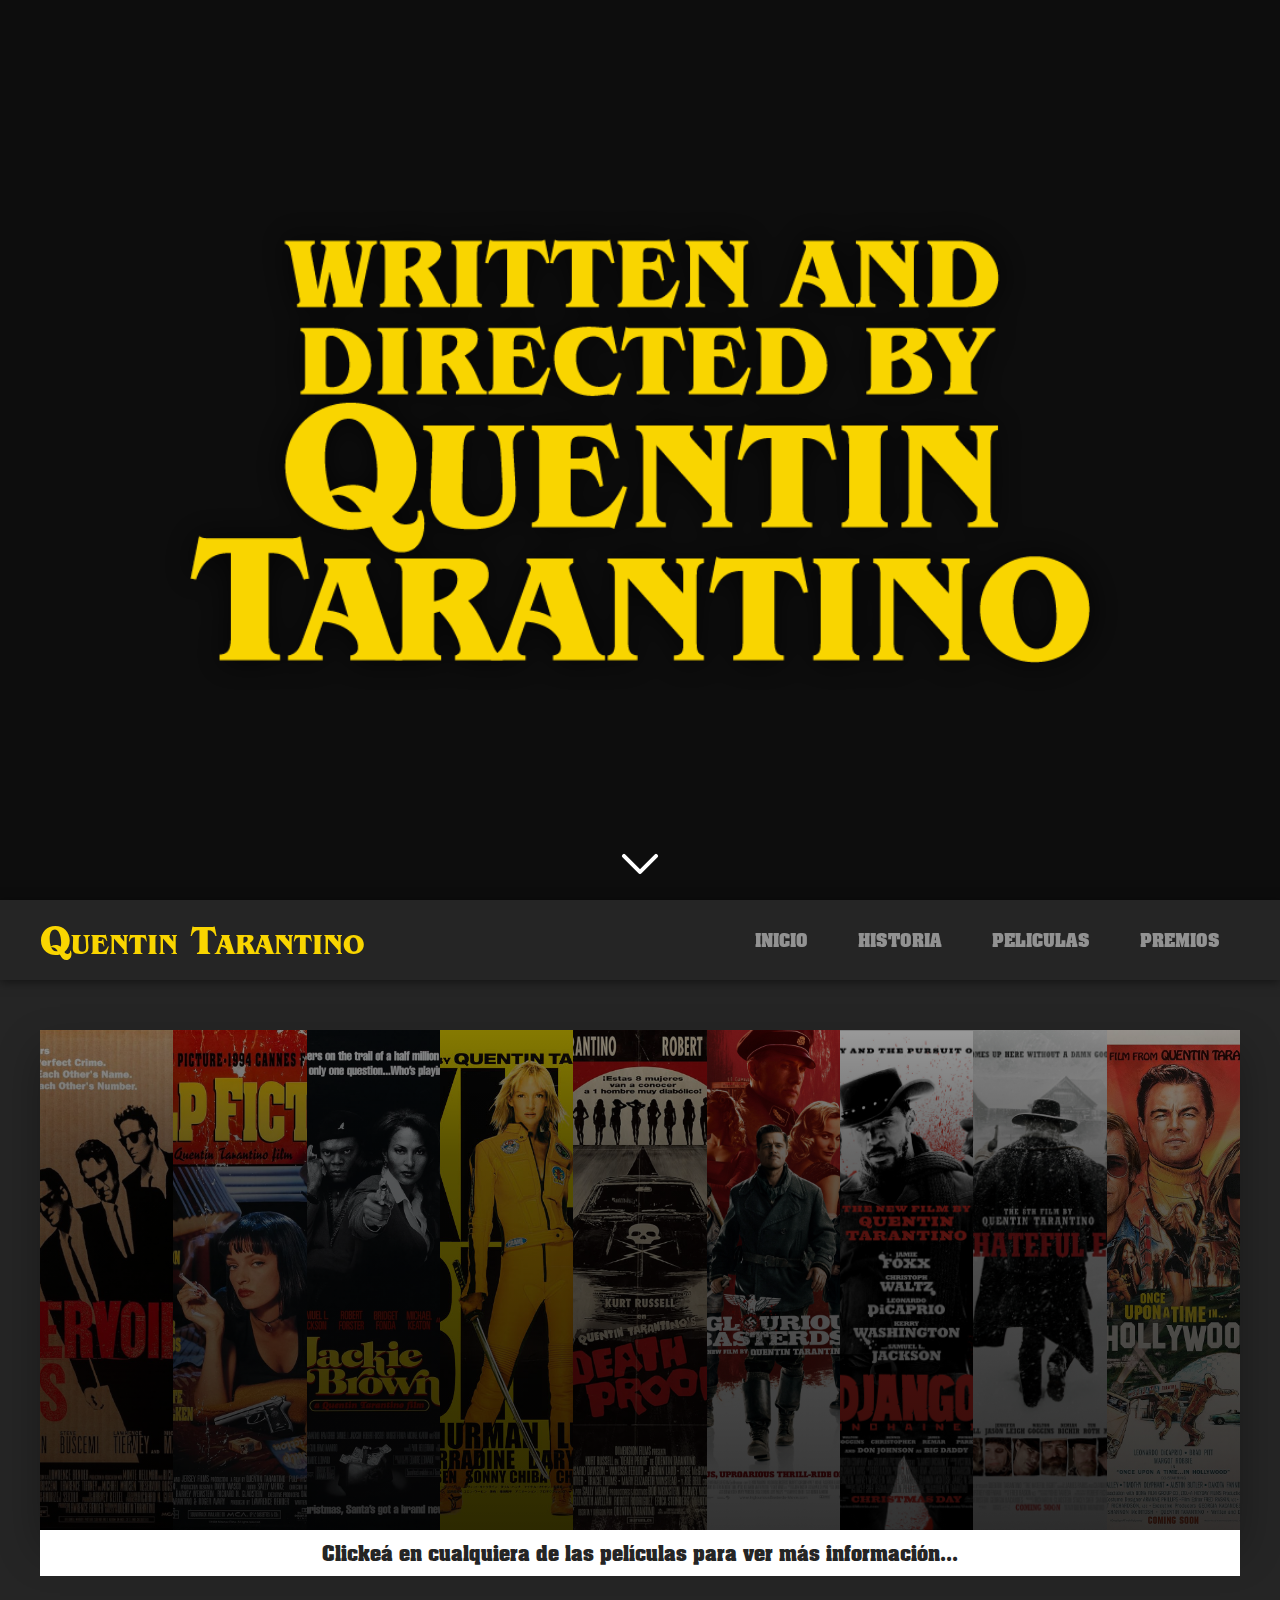
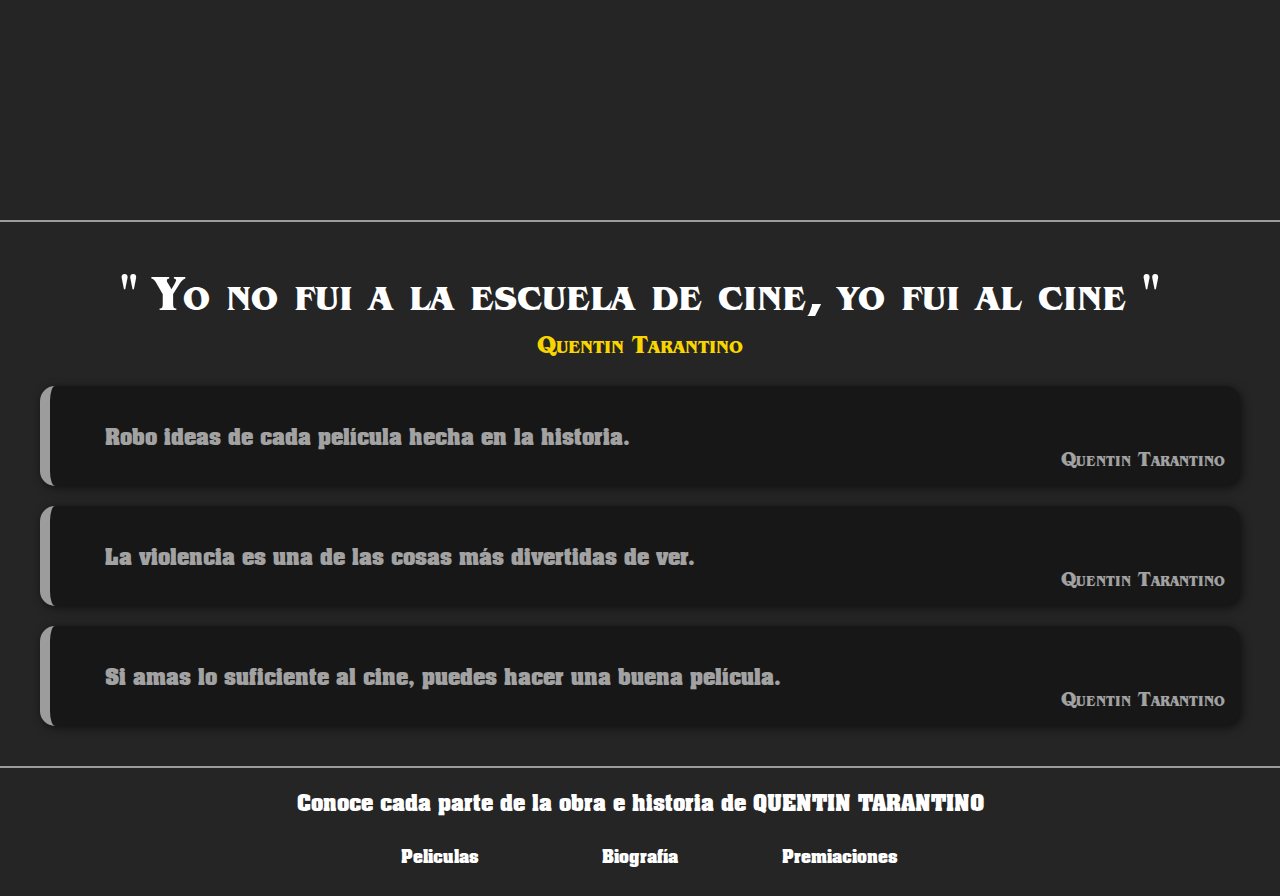
<file: index.html>
<!DOCTYPE html>
<html lang="en">

<head>
    <meta charset="UTF-8">
    <meta name="viewport" content="width=device-width, initial-scale=1.0">
    <link rel="stylesheet" href="css/fonts.css">
    <link rel="stylesheet" href="css/styles.css">
    <title>By Quentin Tarantino</title>
</head>

<body>
    <div class="landing_banner" id="landing_banner">
        <figure>
            <img src="images/written-tarantino.png" alt="Titulo Tarantino de banner central">
        </figure>
        <a href="#init">
            <img src="images/arrow-down.png" alt="Flecha apuntando abajo">
        </a>
    </div>
    <header>
        <nav class="nav">
            <a href="../index.html" class="nav_title">
                <h1>Quentin Tarantino</h1>
            </a>
            <ul class="nav_list">
                <li class="nav_list--item "><a href="index.html">INICIO</a></li>
                <li class="nav_list--item "><a href="pages/director.html">HISTORIA</a></li>
                <li class="nav_list--item "><a href="pages/movies.html">PELICULAS</a></li>
                <li class="nav_list--item "><a href="pages/awards.html">PREMIOS</a></li>
            </ul>
        </nav>
    </header>
    <main>
        <section class="init" id="init">
            <div class="carousel_container">
                <a href="pages/movies.html#reservoir-dogs" class="carousel_item item-1" title="Cick para ver más."><h5>RESERVOIR DOGS</h5></a>
                <a href="pages/movies.html#pulp-fiction" class="carousel_item item-2" title="Cick para ver más."><h5>PULP FICTION</h5></a>
                <a href="pages/movies.html#jackie-brown" class="carousel_item item-3" title="Cick para ver más."><h5>JACKIE BROWN</h5></a>
                <a href="pages/movies.html#kill-bill" class="carousel_item item-4" title="Cick para ver más."><h5>KILL BILL</h5></a>
                <a href="pages/movies.html#death-proof" class="carousel_item item-5" title="Cick para ver más."><h5>DEATH PROOF</h5></a>
                <a href="pages/movies.html#inglourious-basterds" class="carousel_item item-6" title="Cick para ver más."><h5>INGLOURIOUS BASTERDS</h5></a>
                <a href="pages/movies.html#django" class="carousel_item item-7" title="Cick para ver más."><h5>DJANGO: UNCHAINED</h5></a>
                <a href="pages/movies.html#hateful-eight" class="carousel_item item-8" title="Cick para ver más."><h5>THE HATEFUL EIGHT</h5></a>
                <a href="pages/movies.html#once-upon-a-time" class="carousel_item item-9" title="Cick para ver más."><h5>ONCE UPON A TIME IN HOLLYWOOD</h5></a>
            </div>
            <p class="carousel_footer">Clickeá en cualquiera de las películas para ver más información...</p>
        </section>
        <section class="init_info">
            <h2 class="init_title">" Yo no fui a la escuela de cine, yo fui al cine "</h2>
            <p class="init_subtitle">Quentin Tarantino</p>
            <div class="init_info--item">
                <p>Robo ideas de cada película hecha en la historia.</p>
                <h4>Quentin Tarantino</h4>
            </div>
            <div class="init_info--item">
                <p>La violencia es una de las cosas más divertidas de ver.</p>
                <h4>Quentin Tarantino</h4>
            </div>
            <div class="init_info--item">
                <p>Si amas lo suficiente al cine, puedes hacer una buena película.</p>
                <h4>Quentin Tarantino</h4>
            </div>
        </section>
    </main>
    <footer>
        <h3>Conoce cada parte de la obra e historia de <strong>QUENTIN TARANTINO</strong></h3>
        <div class="footer_links">
            <a href="pages/movies.html">Peliculas</a>
            <a href="pages/director.html">Biografía</a>
            <a href="pages/awards.html">Premiaciones</a>
        </div>
    </footer>
</body>

</html>
</file>
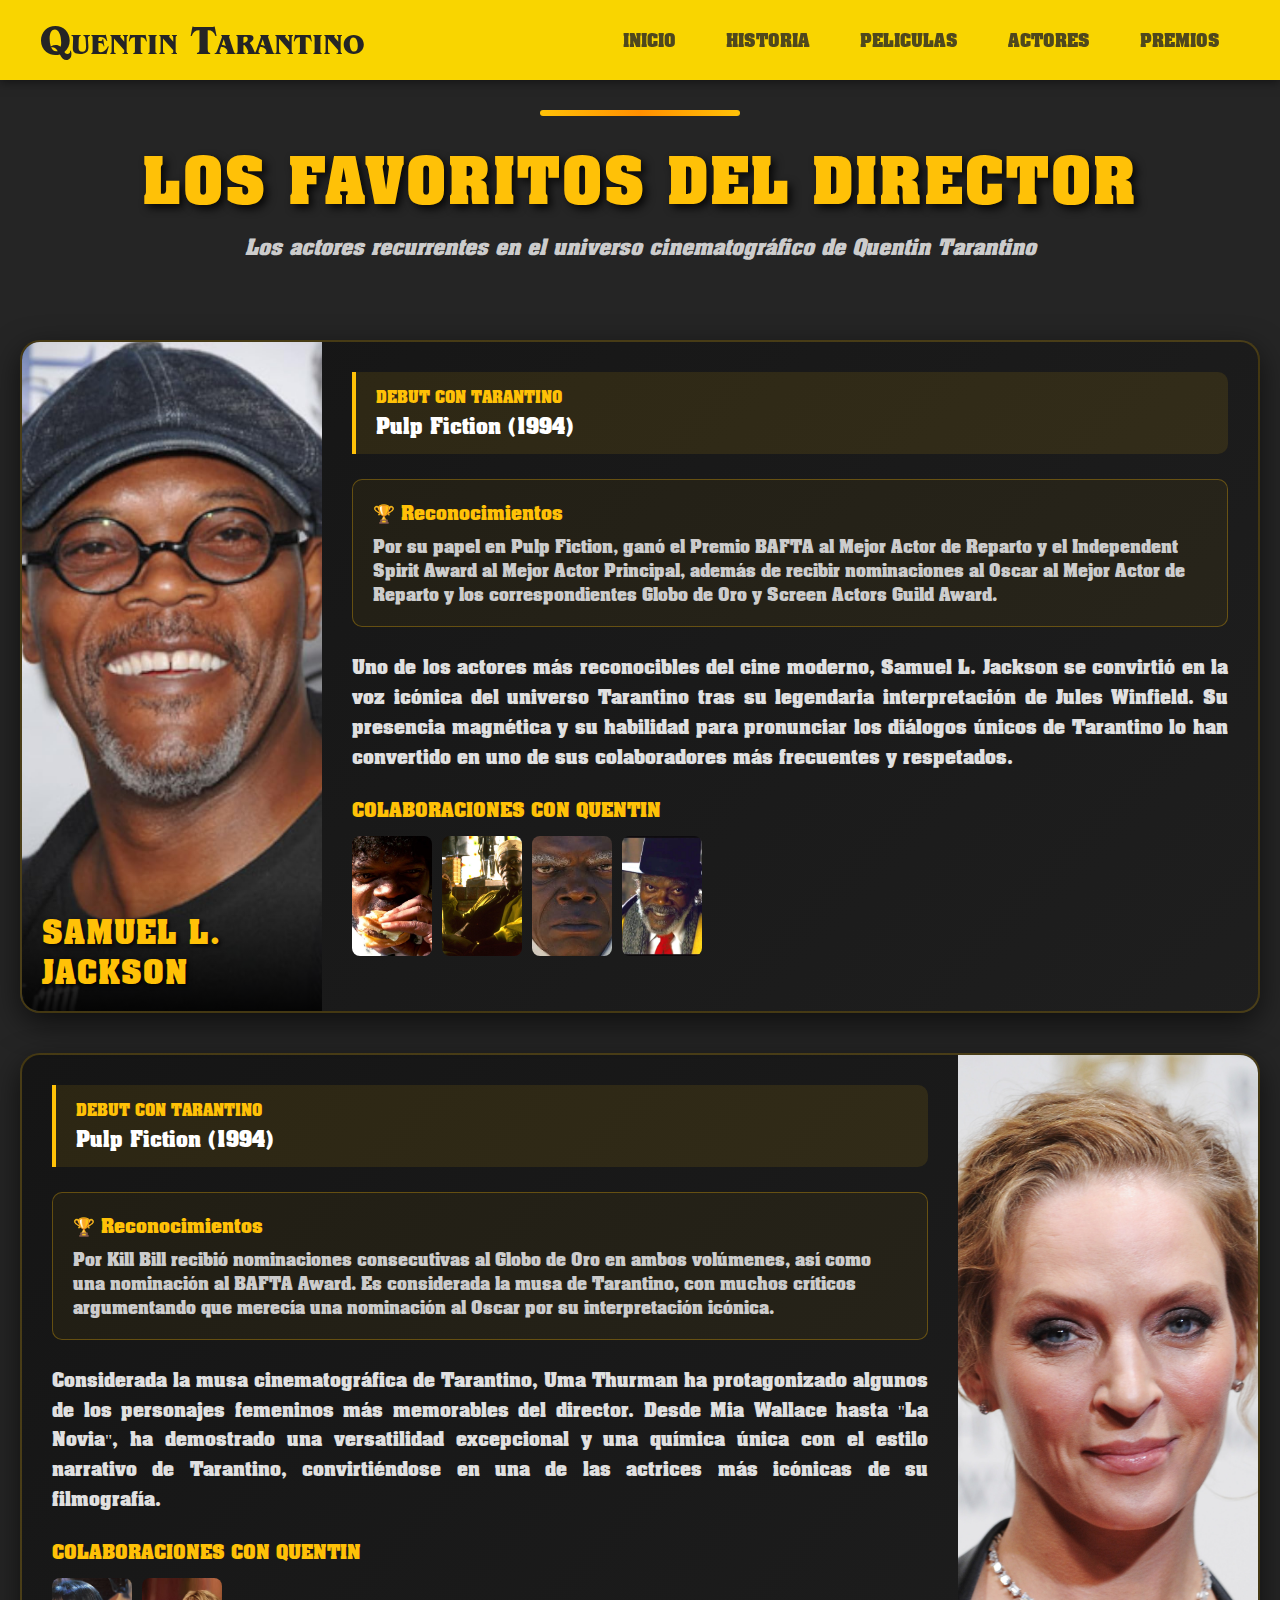
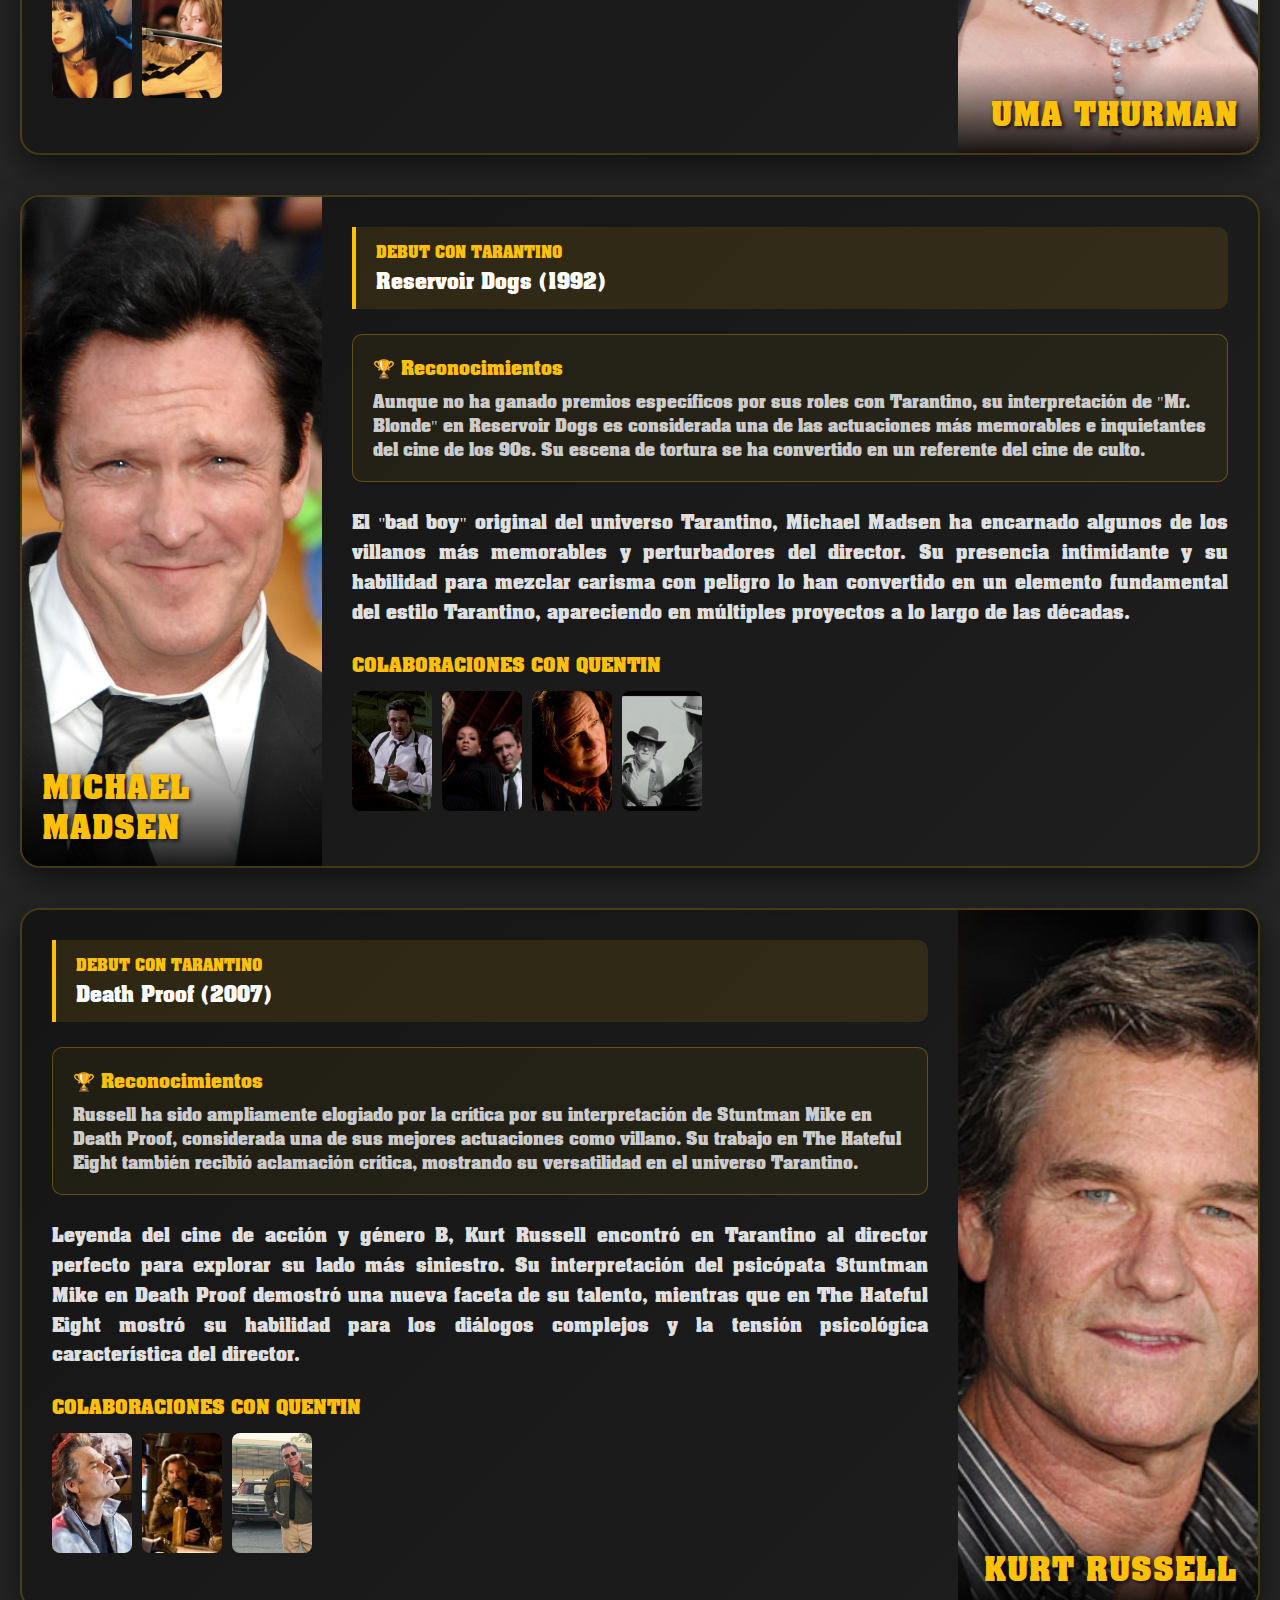
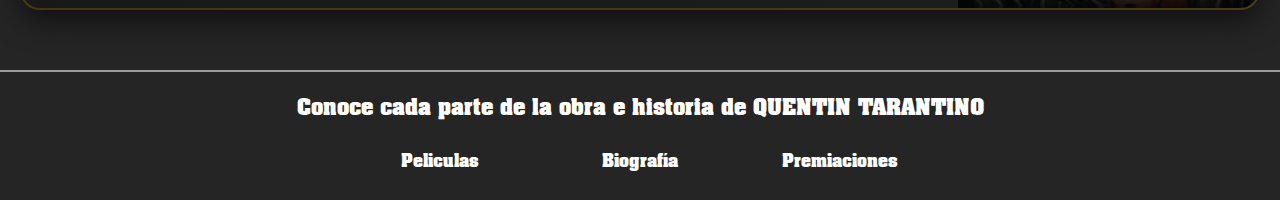
<file: pages/actors.html>
<!DOCTYPE html>
<html lang="en">

<head>
  <meta charset="UTF-8">
  <meta name="viewport" content="width=device-width, initial-scale=1.0">
  <link rel="stylesheet" href="../css/fonts.css">
  <link rel="stylesheet" href="../css/styles.css">
  <title>Document</title>
</head>

<body>
  <header>
    <nav class="nav">
      <a href="../index.html" class="nav_title">
        <h1>Quentin Tarantino</h1>
      </a>
      <ul class="nav_list">
        <li class="nav_list--item "><a href="../index.html">INICIO</a></li>
        <li class="nav_list--item "><a href="director.html">HISTORIA</a></li>
        <li class="nav_list--item "><a href="movies.html">PELICULAS</a></li>
        <li class="nav_list--item "><a href="actors.html">ACTORES</a></li>
        <li class="nav_list--item "><a href="awards.html">PREMIOS</a></li>
      </ul>
    </nav>

  </header>
  <div class="actors-container">
    <div class="actors-header">
      <h1 class="actors-title">Los Favoritos del Director</h1>
      <p class="actors-subtitle">Los actores recurrentes en el universo cinematográfico de Quentin Tarantino</p>
    </div>

    <div class="actors-grid">
      <div class="actor-card">
        <div class="actor-main-image">
          <img src="../images/actors/samuel.jpg" alt="Samuel L. Jackson">
          <div class="actor-name-overlay">Samuel L. Jackson</div>
        </div>
        <div class="actor-content">
          <div class="actor-info">
            <div class="actor-debut">
              <div class="debut-label">Debut con Tarantino</div>
              <div class="debut-movie">Pulp Fiction (1994)</div>
            </div>

            <div class="actor-awards-section">
              <div class="actor-awards-title">
                🏆 Reconocimientos
              </div>
              <div class="actor-awards-text">
                Por su papel en Pulp Fiction, ganó el Premio BAFTA al Mejor Actor de Reparto y el Independent Spirit
                Award al Mejor Actor Principal, además de recibir nominaciones al Oscar al Mejor Actor de Reparto y
                los correspondientes Globo de Oro y Screen Actors Guild Award.
              </div>
            </div>

            <p class="actor-description">
              Uno de los actores más reconocibles del cine moderno, Samuel L. Jackson se convirtió en la voz icónica
              del universo Tarantino tras su legendaria interpretación de Jules Winfield. Su presencia magnética y su
              habilidad para pronunciar los diálogos únicos de Tarantino lo han convertido en uno de sus colaboradores
              más frecuentes y respetados.
            </p>

            <div class="other-movies">
              <div class="other-movies-title">Colaboraciones con Quentin</div>
              <div class="movies-gallery">
                <div class="movie-thumb">
                  <img src="../images/pulpFiction/jules.jpg" alt="Pulp Fiction">
                  <div class="movie-title-tooltip">Pulp Fiction</div>
                </div>
                <div class="movie-thumb">
                  <img src="../images/jackieBrown/ordell.jpg" alt="Jackie Brown">
                  <div class="movie-title-tooltip">Jackie Brown</div>
                </div>
                <div class="movie-thumb">
                  <img src="../images/django/samuel.jpg" alt="Django Unchained">
                  <div class="movie-title-tooltip">Django Unchained</div>
                </div>
                <div class="movie-thumb">
                  <img src="../images/hatefulEight/warren.jpg" alt="The Hateful Eight">
                  <div class="movie-title-tooltip">The Hateful Eight</div>
                </div>
              </div>
            </div>
          </div>
        </div>
      </div>

      <div class="actor-card">
        <div class="actor-main-image">
          <img src="../images/actors/uma.jpg" alt="Uma Thurman">
          <div class="actor-name-overlay">Uma Thurman</div>
        </div>
        <div class="actor-content">
          <div class="actor-info">
            <div class="actor-debut">
              <div class="debut-label">Debut con Tarantino</div>
              <div class="debut-movie">Pulp Fiction (1994)</div>
            </div>

            <div class="actor-awards-section">
              <div class="actor-awards-title">
                🏆 Reconocimientos
              </div>
              <div class="actor-awards-text">
                Por Kill Bill recibió nominaciones consecutivas al Globo de Oro en ambos volúmenes, así como una
                nominación al BAFTA Award. Es considerada la musa de Tarantino, con muchos críticos argumentando que
                merecía una nominación al Oscar por su interpretación icónica.
              </div>
            </div>

            <p class="actor-description">
              Considerada la musa cinematográfica de Tarantino, Uma Thurman ha protagonizado algunos de los personajes
              femeninos más memorables del director. Desde Mia Wallace hasta "La Novia", ha demostrado una
              versatilidad excepcional y una química única con el estilo narrativo de Tarantino, convirtiéndose en una
              de las actrices más icónicas de su filmografía.
            </p>

            <div class="other-movies">
              <div class="other-movies-title">Colaboraciones con Quentin</div>
              <div class="movies-gallery">
                <div class="movie-thumb">
                  <img src="../images/pulpFiction/mia.png" alt="Pulp Fiction">
                  <div class="movie-title-tooltip">Pulp Fiction</div>
                </div>
                <div class="movie-thumb">
                  <img src="../images/killBill/uma.jpg" alt="Kill Bill Vol. 1">
                  <div class="movie-title-tooltip">Kill Bill Vol. 1 y Vol. 2</div>
                </div>
              </div>
            </div>
          </div>
        </div>
      </div>

      <div class="actor-card">
        <div class="actor-main-image">
          <img src="../images/actors/michael.jpg" alt="Michael Madsen">
          <div class="actor-name-overlay">Michael Madsen</div>
        </div>
        <div class="actor-content">
          <div class="actor-info">
            <div class="actor-debut">
              <div class="debut-label">Debut con Tarantino</div>
              <div class="debut-movie">Reservoir Dogs (1992)</div>
            </div>

            <div class="actor-awards-section">
              <div class="actor-awards-title">
                🏆 Reconocimientos
              </div>
              <div class="actor-awards-text">
                Aunque no ha ganado premios específicos por sus roles con Tarantino, su interpretación de "Mr. Blonde"
                en Reservoir Dogs es considerada una de las actuaciones más memorables e inquietantes del cine de los
                90s. Su escena de tortura se ha convertido en un referente del cine de culto.
              </div>
            </div>

            <p class="actor-description">
              El "bad boy" original del universo Tarantino, Michael Madsen ha encarnado algunos de los villanos más
              memorables y perturbadores del director. Su presencia intimidante y su habilidad para mezclar carisma
              con peligro lo han convertido en un elemento fundamental del estilo Tarantino, apareciendo en múltiples
              proyectos a lo largo de las décadas.
            </p>

            <div class="other-movies">
              <div class="other-movies-title">Colaboraciones con Quentin</div>
              <div class="movies-gallery">
                <div class="movie-thumb">
                  <img src="../images/reservoirDogs/yellow-with-police.jpg" alt="Reservoir Dogs">
                  <div class="movie-title-tooltip">Reservoir Dogs</div>
                </div>
                <div class="movie-thumb">
                  <img src="../images/killBill/deadlyVipers.jpg" alt="Kill Bill Vol. 1">
                  <div class="movie-title-tooltip">Kill Bill Vol. 1 y Vol. 2</div>
                </div>
                <div class="movie-thumb">
                  <img src="../images/actors/michael-madsen.jpg" alt="The Hateful Eight">
                  <div class="movie-title-tooltip">The Hateful Eight</div>
                </div>
                <div class="movie-thumb">
                  <img src="../images/actors/micahel-ouatih.jpg" alt="Once Upon a Time">
                  <div class="movie-title-tooltip">Once Upon a Time... in Hollywood</div>
                </div>
              </div>
            </div>
          </div>
        </div>
      </div>

      <div class="actor-card">
        <div class="actor-main-image">
          <img src="../images/actors/kurt.jpg" alt="Kurt Russell">
          <div class="actor-name-overlay">Kurt Russell</div>
        </div>
        <div class="actor-content">
          <div class="actor-info">
            <div class="actor-debut">
              <div class="debut-label">Debut con Tarantino</div>
              <div class="debut-movie">Death Proof (2007)</div>
            </div>

            <div class="actor-awards-section">
              <div class="actor-awards-title">
                🏆 Reconocimientos
              </div>
              <div class="actor-awards-text">
                Russell ha sido ampliamente elogiado por la crítica por su interpretación de Stuntman Mike en Death
                Proof, considerada una de sus mejores actuaciones como villano. Su trabajo en The Hateful Eight
                también recibió aclamación crítica, mostrando su versatilidad en el universo Tarantino.
              </div>
            </div>

            <p class="actor-description">
              Leyenda del cine de acción y género B, Kurt Russell encontró en Tarantino al director perfecto para
              explorar su lado más siniestro. Su interpretación del psicópata Stuntman Mike en Death Proof demostró
              una nueva faceta de su talento, mientras que en The Hateful Eight mostró su habilidad para los diálogos
              complejos y la tensión psicológica característica del director.
            </p>

            <div class="other-movies">
              <div class="other-movies-title">Colaboraciones con Quentin</div>
              <div class="movies-gallery">
                <div class="movie-thumb">
                  <img src="../images/deathProof/kurt-rusell.jpg" alt="Death Proof">
                  <div class="movie-title-tooltip">Death Proof</div>
                </div>
                <div class="movie-thumb">
                  <img src="../images/hatefulEight/john-daisy.jpg" alt="The Hateful Eight">
                  <div class="movie-title-tooltip">The Hateful Eight</div>
                </div>
                <div class="movie-thumb">
                  <img src="../images/actors/kurt-outiah.jpg" alt="Once Upon a Time">
                  <div class="movie-title-tooltip">Once Upon a Time... in Hollywood</div>
                </div>
              </div>
            </div>
          </div>
        </div>
      </div>
    </div>
  </div>
  <footer>
    <h3>Conoce cada parte de la obra e historia de <strong>QUENTIN TARANTINO</strong></h3>
    <div class="footer_links">
      <a href="movies.html">Peliculas</a>
      <a href="director.html">Biografía</a>
      <a href="actor-awards.html">Premiaciones</a>
    </div>
  </footer>
</body>

</html>
</file>
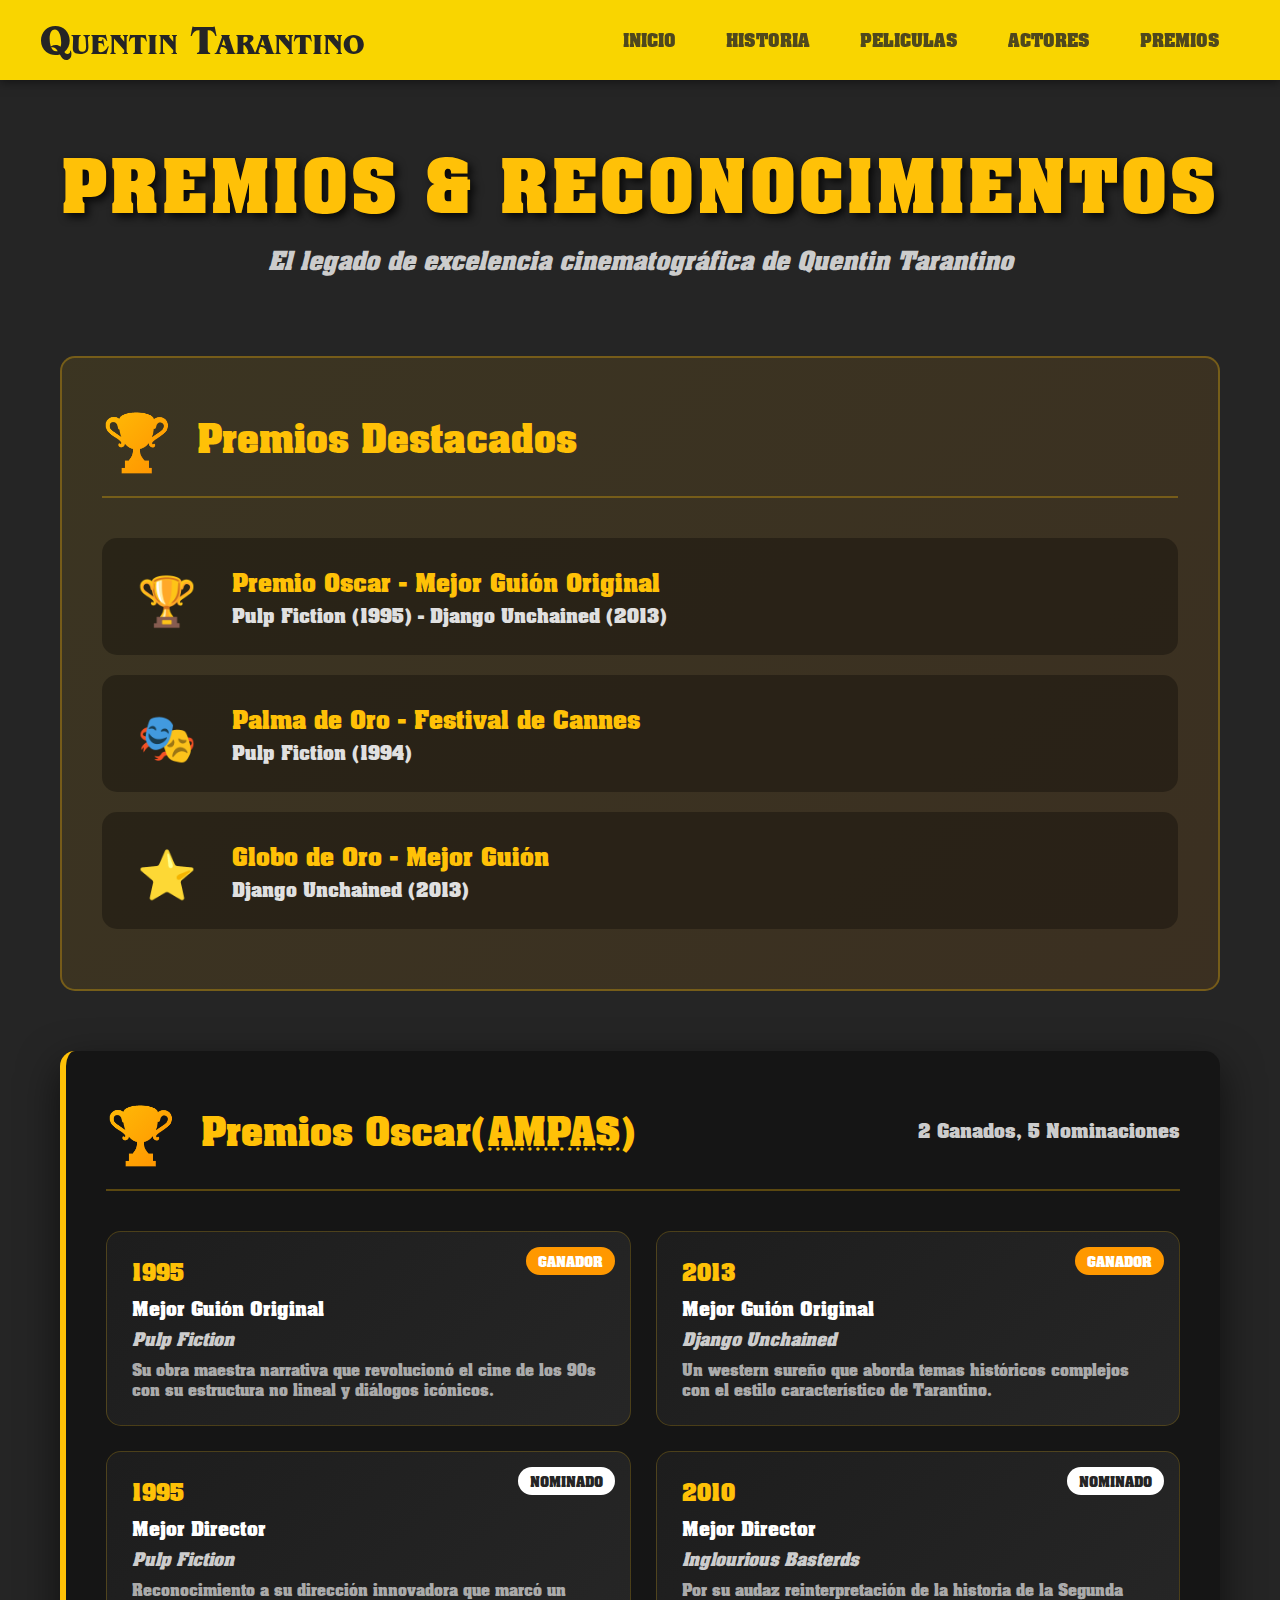
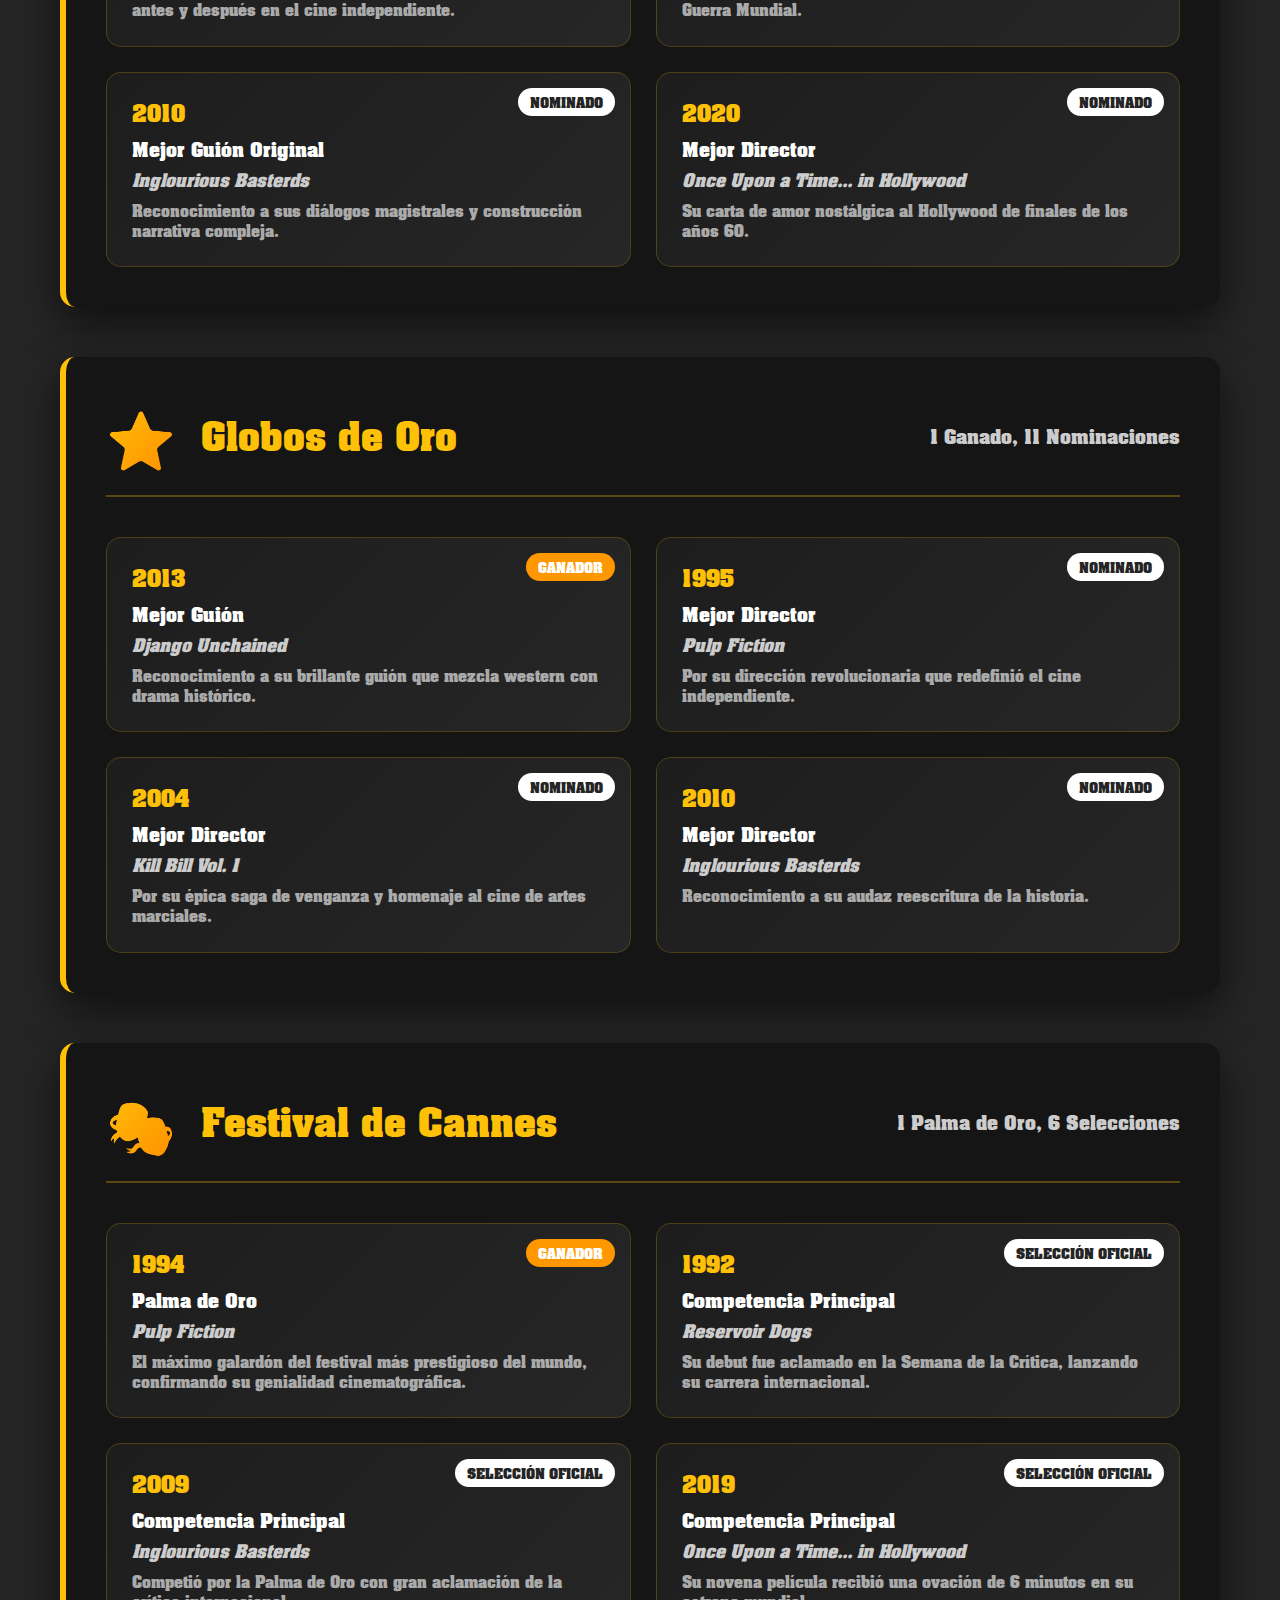
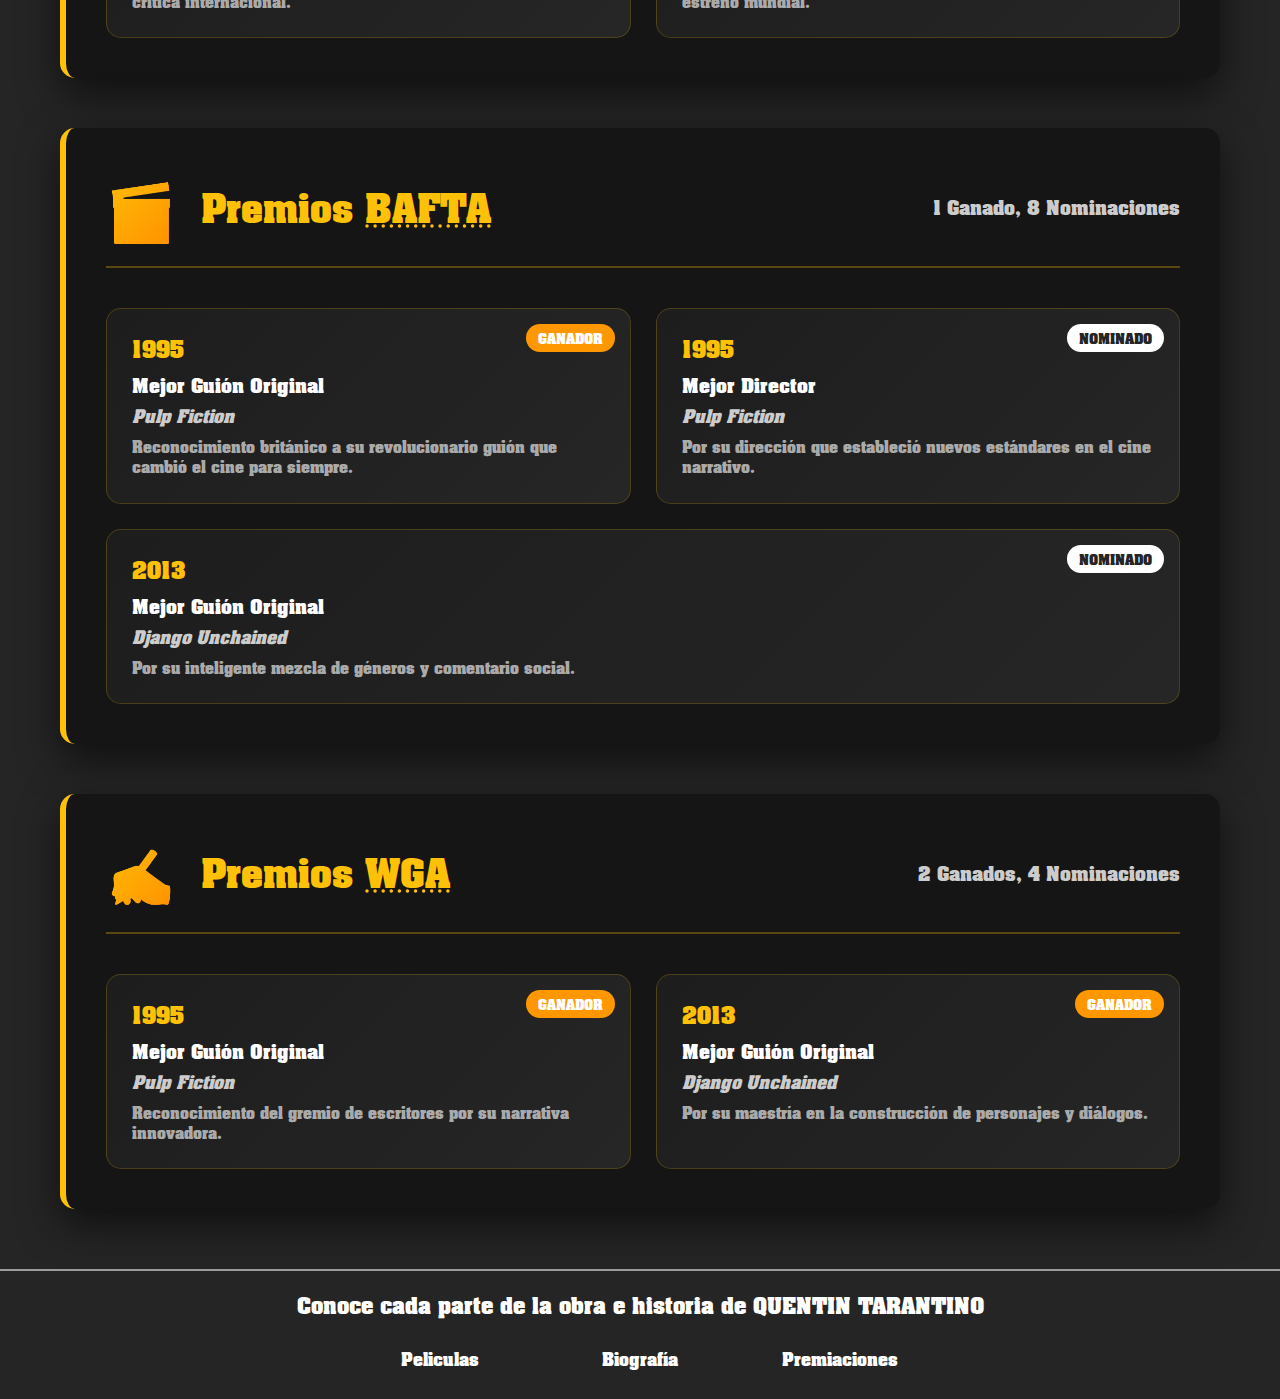
<file: pages/awards.html>
<!DOCTYPE html>
<html lang="en">

<head>
  <meta charset="UTF-8">
  <meta name="viewport" content="width=device-width, initial-scale=1.0">
  <link rel="stylesheet" href="../css/fonts.css">
  <link rel="stylesheet" href="../css/styles.css">
  <title>By Quentin Tarantino</title>
</head>
<body>
  <header>
    <nav class="nav">
      <a href="../index.html" class="nav_title">
        <h1>Quentin Tarantino</h1>
      </a>
      <ul class="nav_list">
        <li class="nav_list--item "><a href="../index.html">INICIO</a></li>
        <li class="nav_list--item "><a href="director.html">HISTORIA</a></li>
        <li class="nav_list--item "><a href="movies.html">PELICULAS</a></li>
        <li class="nav_list--item "><a href="actors.html">ACTORES</a></li>
        <li class="nav_list--item "><a href="awards.html">PREMIOS</a></li>
      </ul>
    </nav>

  </header>
  <div class="awards-container">
    <div class="awards-header">
      <h1 class="awards-title">PREMIOS & RECONOCIMIENTOS</h1>
      <p class="awards-subtitle">El legado de excelencia cinematográfica de Quentin Tarantino</p>
    </div>

    <div class="major-awards">
      <div class="category-header">
        <div class="category-icon">🏆</div>
        <h2 class="category-title">Premios Destacados</h2>
      </div>

      <div class="major-award-item">
        <div class="major-award-icon">🏆</div>
        <div class="major-award-content">
          <div class="major-award-name">Premio Oscar - Mejor Guión Original</div>
          <div class="major-award-details">Pulp Fiction (1995) - Django Unchained (2013)</div>
        </div>
      </div>

      <div class="major-award-item">
        <div class="major-award-icon">🎭</div>
        <div class="major-award-content">
          <div class="major-award-name">Palma de Oro - Festival de Cannes</div>
          <div class="major-award-details">Pulp Fiction (1994)</div>
        </div>
      </div>

      <div class="major-award-item">
        <div class="major-award-icon">⭐</div>
        <div class="major-award-content">
          <div class="major-award-name">Globo de Oro - Mejor Guión</div>
          <div class="major-award-details">Django Unchained (2013)</div>
        </div>
      </div>
    </div>

    <div class="awards-sections">
      <!-- Premios Oscar -->
      <div class="award-category">
        <div class="category-header">
          <div class="category-icon">🏆</div>
          <h2 class="category-title">Premios Oscar(<abbr title="Academy of Motion Picture Arts and Sciences">AMPAS</abbr>)</h2>
          <div class="category-summary">2 Ganados, 5 Nominaciones</div>
        </div>
        <div class="awards-box">
          <div class="award-card">
            <div class="award-status award-won">Ganador</div>
            <div class="award-year">1995</div>
            <div class="award-title">Mejor Guión Original</div>
            <div class="award-movie">Pulp Fiction</div>
            <div class="award-description">Su obra maestra narrativa que revolucionó el cine de los 90s con su
              estructura no lineal y diálogos icónicos.</div>
          </div>
          <div class="award-card">
            <div class="award-status award-won">Ganador</div>
            <div class="award-year">2013</div>
            <div class="award-title">Mejor Guión Original</div>
            <div class="award-movie">Django Unchained</div>
            <div class="award-description">Un western sureño que aborda temas históricos complejos con el estilo
              característico de Tarantino.</div>
          </div>
          <div class="award-card">
            <div class="award-status award-nominated">Nominado</div>
            <div class="award-year">1995</div>
            <div class="award-title">Mejor Director</div>
            <div class="award-movie">Pulp Fiction</div>
            <div class="award-description">Reconocimiento a su dirección innovadora que marcó un antes y después en el
              cine independiente.</div>
          </div>
          <div class="award-card">
            <div class="award-status award-nominated">Nominado</div>
            <div class="award-year">2010</div>
            <div class="award-title">Mejor Director</div>
            <div class="award-movie">Inglourious Basterds</div>
            <div class="award-description">Por su audaz reinterpretación de la historia de la Segunda Guerra Mundial.
            </div>
          </div>
          <div class="award-card">
            <div class="award-status award-nominated">Nominado</div>
            <div class="award-year">2010</div>
            <div class="award-title">Mejor Guión Original</div>
            <div class="award-movie">Inglourious Basterds</div>
            <div class="award-description">Reconocimiento a sus diálogos magistrales y construcción narrativa compleja.
            </div>
          </div>
          <div class="award-card">
            <div class="award-status award-nominated">Nominado</div>
            <div class="award-year">2020</div>
            <div class="award-title">Mejor Director</div>
            <div class="award-movie">Once Upon a Time... in Hollywood</div>
            <div class="award-description">Su carta de amor nostálgica al Hollywood de finales de los años 60.</div>
          </div>
        </div>
      </div>

      <!-- Globos de Oro -->
      <div class="award-category">
        <div class="category-header">
          <div class="category-icon">⭐</div>
          <h2 class="category-title">Globos de Oro</h2>
          <div class="category-summary">1 Ganado, 11 Nominaciones</div>
        </div>
        <div class="awards-box">
          <div class="award-card">
            <div class="award-status award-won">Ganador</div>
            <div class="award-year">2013</div>
            <div class="award-title">Mejor Guión</div>
            <div class="award-movie">Django Unchained</div>
            <div class="award-description">Reconocimiento a su brillante guión que mezcla western con drama histórico.
            </div>
          </div>
          <div class="award-card">
            <div class="award-status award-nominated">Nominado</div>
            <div class="award-year">1995</div>
            <div class="award-title">Mejor Director</div>
            <div class="award-movie">Pulp Fiction</div>
            <div class="award-description">Por su dirección revolucionaria que redefinió el cine independiente.</div>
          </div>
          <div class="award-card">
            <div class="award-status award-nominated">Nominado</div>
            <div class="award-year">2004</div>
            <div class="award-title">Mejor Director</div>
            <div class="award-movie">Kill Bill Vol. 1</div>
            <div class="award-description">Por su épica saga de venganza y homenaje al cine de artes marciales.</div>
          </div>
          <div class="award-card">
            <div class="award-status award-nominated">Nominado</div>
            <div class="award-year">2010</div>
            <div class="award-title">Mejor Director</div>
            <div class="award-movie">Inglourious Basterds</div>
            <div class="award-description">Reconocimiento a su audaz reescritura de la historia.</div>
          </div>
        </div>
      </div>

      <!-- Festival de Cannes -->
      <div class="award-category">
        <div class="category-header">
          <div class="category-icon">🎭</div>
          <h2 class="category-title">Festival de Cannes</h2>
          <div class="category-summary">1 Palma de Oro, 6 Selecciones</div>
        </div>
        <div class="awards-box">
          <div class="award-card">
            <div class="award-status award-won">Ganador</div>
            <div class="award-year">1994</div>
            <div class="award-title">Palma de Oro</div>
            <div class="award-movie">Pulp Fiction</div>
            <div class="award-description">El máximo galardón del festival más prestigioso del mundo, confirmando su
              genialidad cinematográfica.</div>
          </div>
          <div class="award-card">
            <div class="award-status award-nominated">Selección Oficial</div>
            <div class="award-year">1992</div>
            <div class="award-title">Competencia Principal</div>
            <div class="award-movie">Reservoir Dogs</div>
            <div class="award-description">Su debut fue aclamado en la Semana de la Crítica, lanzando su carrera
              internacional.</div>
          </div>
          <div class="award-card">
            <div class="award-status award-nominated">Selección Oficial</div>
            <div class="award-year">2009</div>
            <div class="award-title">Competencia Principal</div>
            <div class="award-movie">Inglourious Basterds</div>
            <div class="award-description">Competió por la Palma de Oro con gran aclamación de la crítica internacional.
            </div>
          </div>
          <div class="award-card">
            <div class="award-status award-nominated">Selección Oficial</div>
            <div class="award-year">2019</div>
            <div class="award-title">Competencia Principal</div>
            <div class="award-movie">Once Upon a Time... in Hollywood</div>
            <div class="award-description">Su novena película recibió una ovación de 6 minutos en su estreno mundial.
            </div>
          </div>
        </div>
      </div>

      <!-- BAFTA -->
      <div class="award-category">
        <div class="category-header">
          <div class="category-icon">🎬</div>
          <h2 class="category-title">Premios <abbr title="British Academy of Film and Television Arts">BAFTA</abbr></h2>
          <div class="category-summary">1 Ganado, 8 Nominaciones</div>
        </div>
        <div class="awards-box">
          <div class="award-card">
            <div class="award-status award-won">Ganador</div>
            <div class="award-year">1995</div>
            <div class="award-title">Mejor Guión Original</div>
            <div class="award-movie">Pulp Fiction</div>
            <div class="award-description">Reconocimiento británico a su revolucionario guión que cambió el cine para
              siempre.</div>
          </div>
          <div class="award-card">
            <div class="award-status award-nominated">Nominado</div>
            <div class="award-year">1995</div>
            <div class="award-title">Mejor Director</div>
            <div class="award-movie">Pulp Fiction</div>
            <div class="award-description">Por su dirección que estableció nuevos estándares en el cine narrativo.</div>
          </div>
          <div class="award-card">
            <div class="award-status award-nominated">Nominado</div>
            <div class="award-year">2013</div>
            <div class="award-title">Mejor Guión Original</div>
            <div class="award-movie">Django Unchained</div>
            <div class="award-description">Por su inteligente mezcla de géneros y comentario social.</div>
          </div>
        </div>
      </div>

      <div class="award-category">
        <div class="category-header">
          <div class="category-icon">✍️</div>
          <h2 class="category-title">Premios <abbr title="Writers Guild of America Awards">WGA</abbr></h2>
          <div class="category-summary">2 Ganados, 4 Nominaciones</div>
        </div>
        <div class="awards-box">
          <div class="award-card">
            <div class="award-status award-won">Ganador</div>
            <div class="award-year">1995</div>
            <div class="award-title">Mejor Guión Original</div>
            <div class="award-movie">Pulp Fiction</div>
            <div class="award-description">Reconocimiento del gremio de escritores por su narrativa innovadora.</div>
          </div>
          <div class="award-card">
            <div class="award-status award-won">Ganador</div>
            <div class="award-year">2013</div>
            <div class="award-title">Mejor Guión Original</div>
            <div class="award-movie">Django Unchained</div>
            <div class="award-description">Por su maestría en la construcción de personajes y diálogos.</div>
          </div>
        </div>
      </div>
    </div>
  </div>
  <footer>
    <h3>Conoce cada parte de la obra e historia de <strong>QUENTIN TARANTINO</strong></h3>
    <div class="footer_links">
      <a href="movies.html">Peliculas</a>
      <a href="director.html">Biografía</a>
      <a href="awards.html">Premiaciones</a>
    </div>
  </footer>
</body>
</html>
</file>
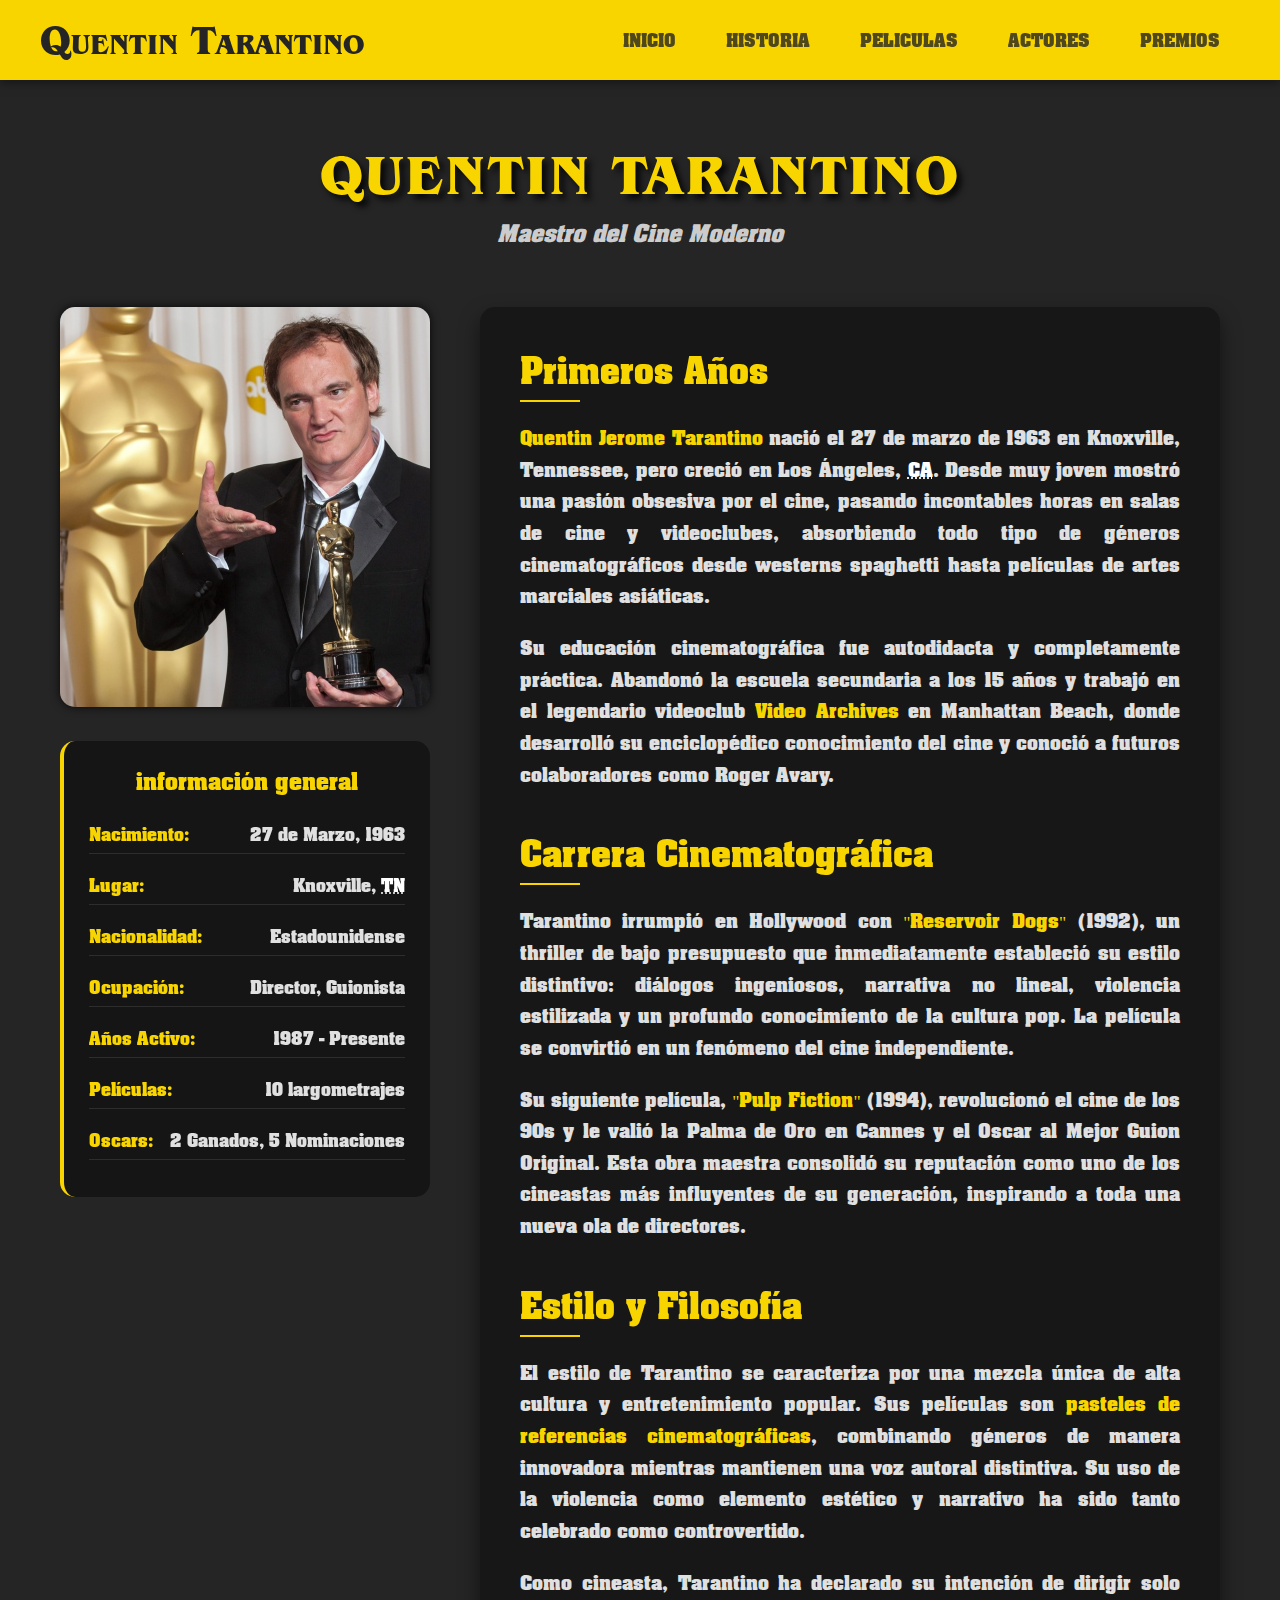
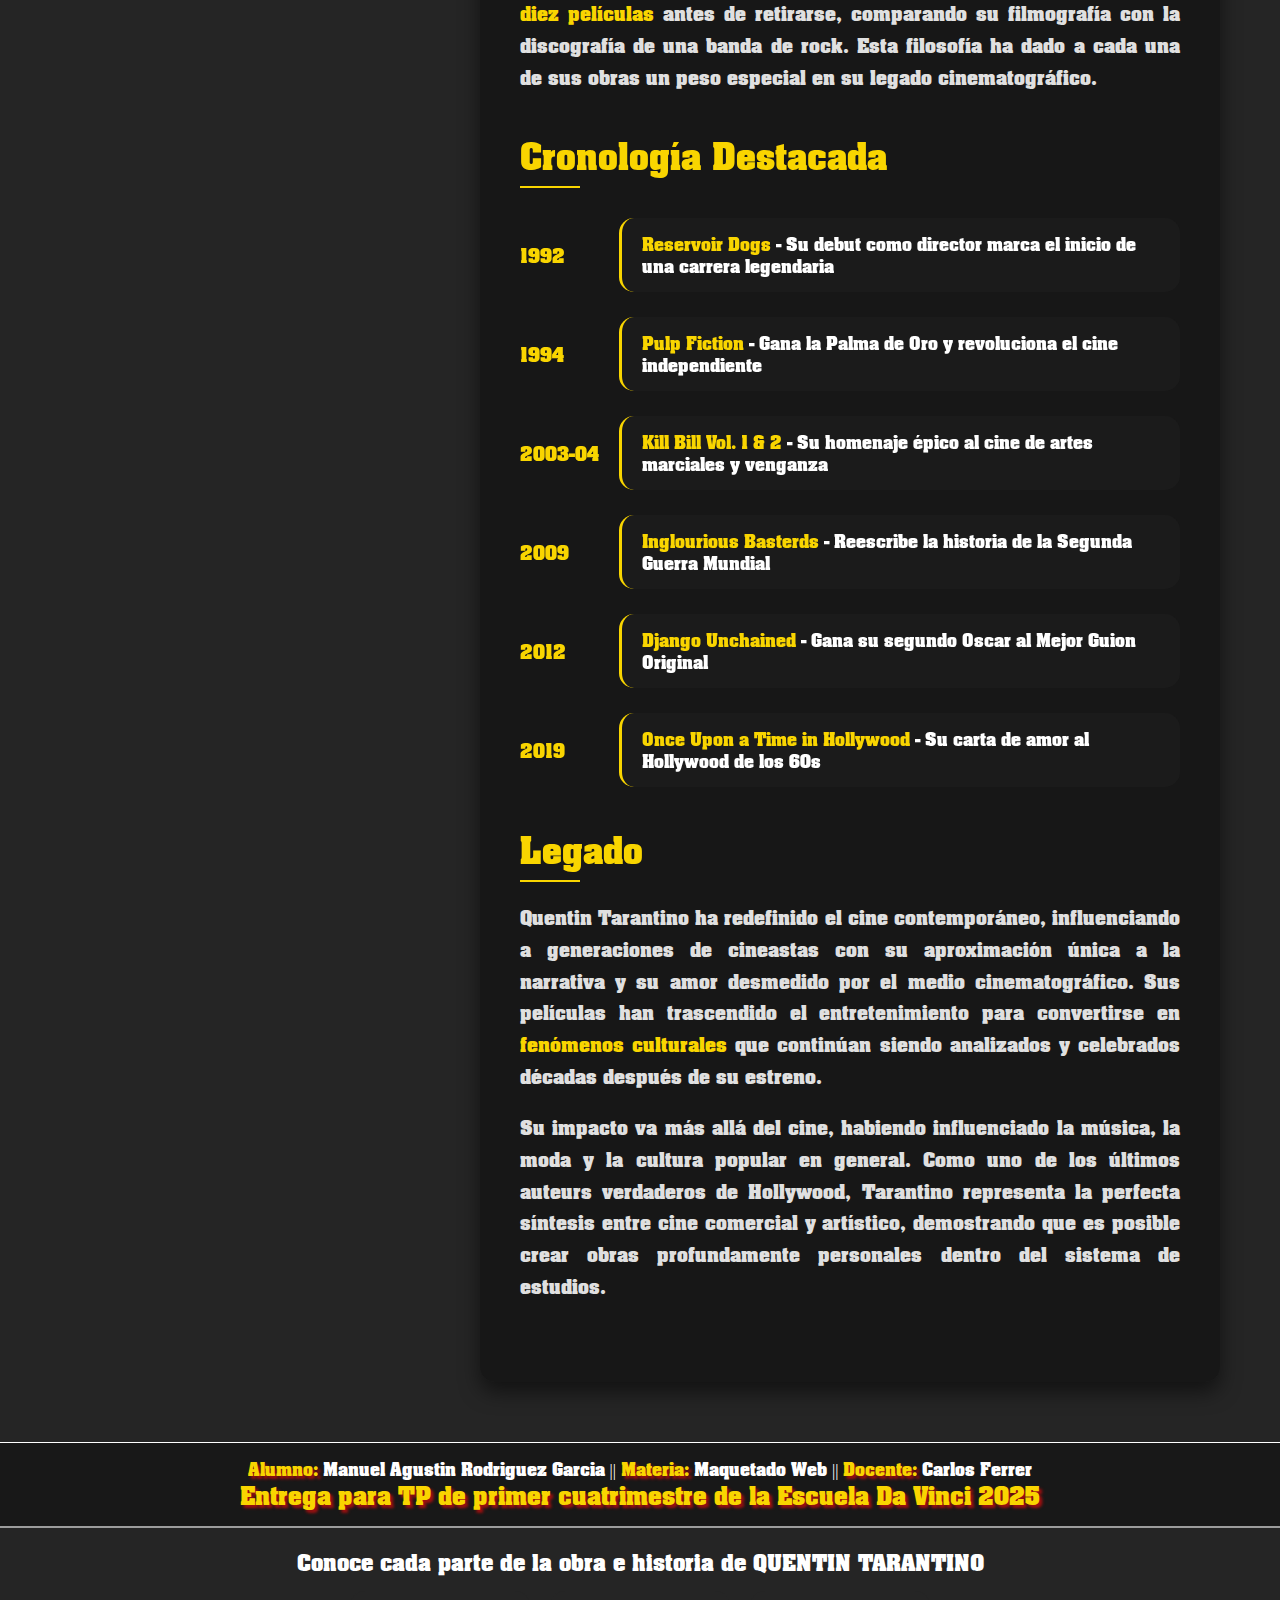
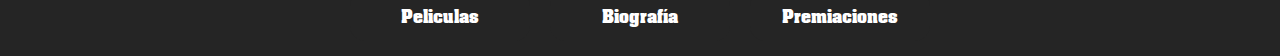
<file: pages/director.html>
<!DOCTYPE html>
<html lang="en">

<head>
  <meta charset="UTF-8">
  <meta name="viewport" content="width=device-width, initial-scale=1.0">
  <link rel="stylesheet" href="../css/fonts.css">
  <link rel="stylesheet" href="../css/styles.css">
  <title>By Quentin Tarantino</title>
</head>

<body>
  <header>
    <nav class="nav">
      <a href="../index.html" class="nav_title">
        <h1>Quentin Tarantino</h1>
      </a>
      <ul class="nav_list">
        <li class="nav_list--item "><a href="../index.html">INICIO</a></li>
        <li class="nav_list--item "><a href="director.html">HISTORIA</a></li>
        <li class="nav_list--item "><a href="movies.html">PELICULAS</a></li>
        <li class="nav_list--item "><a href="actors.html">ACTORES</a></li>
        <li class="nav_list--item "><a href="awards.html">PREMIOS</a></li>
      </ul>
    </nav>

  </header>
  <div class="biography-container">
    <div class="biography-header">
      <h1 class="biography-title">QUENTIN TARANTINO</h1>
      <p class="biography-subtitle">Maestro del Cine Moderno</p>
    </div>

    <div class="biography-content">
      <div class="biography-image-section">
        <img src="../images/quentin.jpg"
          alt="Quentin Tarantino" class="biography-image">

        <div class="quick-facts">
          <h3>información general</h3>
          <div class="fact-item">
            <span class="fact-label">Nacimiento:</span>
            <span class="fact-value">27 de Marzo, 1963</span>
          </div>
          <div class="fact-item">
            <span class="fact-label">Lugar:</span>
            <span class="fact-value">Knoxville, <abbr title="Tennessee">TN</abbr></span>
          </div>
          <div class="fact-item">
            <span class="fact-label">Nacionalidad:</span>
            <span class="fact-value">Estadounidense</span>
          </div>
          <div class="fact-item">
            <span class="fact-label">Ocupación:</span>
            <span class="fact-value">Director, Guionista</span>
          </div>
          <div class="fact-item">
            <span class="fact-label">Años Activo:</span>
            <span class="fact-value">1987 - Presente</span>
          </div>
          <div class="fact-item">
            <span class="fact-label">Películas:</span>
            <span class="fact-value">10 largometrajes</span>
          </div>
          <div class="fact-item">
            <span class="fact-label">Oscars:</span>
            <span class="fact-value">2 Ganados, 5 Nominaciones</span>
          </div>
        </div>
      </div>

      <div class="biography-text">
        <div class="biography-section">
          <h2 class="section-title">Primeros Años</h2>
          <p class="biography-paragraph">
            <span class="highlight">Quentin Jerome Tarantino</span> nació el 27 de marzo de 1963 en Knoxville,
            Tennessee, pero creció en Los Ángeles, <abbr title="California">CA</abbr>. Desde muy joven mostró una pasión obsesiva por el cine,
            pasando incontables horas en salas de cine y videoclubes, absorbiendo todo tipo de géneros cinematográficos
            desde westerns spaghetti hasta películas de artes marciales asiáticas.
          </p>
          <p class="biography-paragraph">
            Su educación cinematográfica fue autodidacta y completamente práctica. Abandonó la escuela secundaria a los
            15 años y trabajó en el legendario videoclub <span class="highlight">Video Archives</span> en Manhattan
            Beach, donde desarrolló su enciclopédico conocimiento del cine y conoció a futuros colaboradores como Roger
            Avary.
          </p>
        </div>

        <div class="biography-section">
          <h2 class="section-title">Carrera Cinematográfica</h2>
          <p class="biography-paragraph">
            Tarantino irrumpió en Hollywood con <span class="highlight">"Reservoir Dogs"</span> (1992), un thriller de
            bajo presupuesto que inmediatamente estableció su estilo distintivo: diálogos ingeniosos, narrativa no
            lineal, violencia estilizada y un profundo conocimiento de la cultura pop. La película se convirtió en un
            fenómeno del cine independiente.
          </p>
          <p class="biography-paragraph">
            Su siguiente película, <span class="highlight">"Pulp Fiction"</span> (1994), revolucionó el cine de los 90s
            y le valió la Palma de Oro en Cannes y el Oscar al Mejor Guion Original. Esta obra maestra consolidó su
            reputación como uno de los cineastas más influyentes de su generación, inspirando a toda una nueva ola de
            directores.
          </p>
        </div>

        <div class="biography-section">
          <h2 class="section-title">Estilo y Filosofía</h2>
          <p class="biography-paragraph">
            El estilo de Tarantino se caracteriza por una mezcla única de alta cultura y entretenimiento popular. Sus
            películas son <span class="highlight">pasteles de referencias cinematográficas</span>, combinando géneros de
            manera innovadora mientras mantienen una voz autoral distintiva. Su uso de la violencia como elemento
            estético y narrativo ha sido tanto celebrado como controvertido.
          </p>
          <p class="biography-paragraph">
            Como cineasta, Tarantino ha declarado su intención de dirigir solo <span class="highlight">diez
              películas</span> antes de retirarse, comparando su filmografía con la discografía de una banda de rock.
            Esta filosofía ha dado a cada una de sus obras un peso especial en su legado cinematográfico.
          </p>
        </div>

        <div class="biography-section">
          <h2 class="section-title">Cronología Destacada</h2>
          <div class="timeline">
            <div class="timeline-item">
              <div class="timeline-year">1992</div>
              <div class="timeline-content">
                <strong>Reservoir Dogs</strong> - Su debut como director marca el inicio de una carrera legendaria
              </div>
            </div>
            <div class="timeline-item">
              <div class="timeline-year">1994</div>
              <div class="timeline-content">
                <strong>Pulp Fiction</strong> - Gana la Palma de Oro y revoluciona el cine independiente
              </div>
            </div>
            <div class="timeline-item">
              <div class="timeline-year">2003-04</div>
              <div class="timeline-content">
                <strong>Kill Bill Vol. 1 & 2</strong> - Su homenaje épico al cine de artes marciales y venganza
              </div>
            </div>
            <div class="timeline-item">
              <div class="timeline-year">2009</div>
              <div class="timeline-content">
                <strong>Inglourious Basterds</strong> - Reescribe la historia de la Segunda Guerra Mundial
              </div>
            </div>
            <div class="timeline-item">
              <div class="timeline-year">2012</div>
              <div class="timeline-content">
                <strong>Django Unchained</strong> - Gana su segundo Oscar al Mejor Guion Original
              </div>
            </div>
            <div class="timeline-item">
              <div class="timeline-year">2019</div>
              <div class="timeline-content">
                <strong>Once Upon a Time in Hollywood</strong> - Su carta de amor al Hollywood de los 60s
              </div>
            </div>
          </div>
        </div>

        <div class="biography-section">
          <h2 class="section-title">Legado</h2>
          <p class="biography-paragraph">
            Quentin Tarantino ha redefinido el cine contemporáneo, influenciando a generaciones de cineastas con su
            aproximación única a la narrativa y su amor desmedido por el medio cinematográfico. Sus películas han
            trascendido el entretenimiento para convertirse en <span class="highlight">fenómenos culturales</span> que
            continúan siendo analizados y celebrados décadas después de su estreno.
          </p>
          <p class="biography-paragraph">
            Su impacto va más allá del cine, habiendo influenciado la música, la moda y la cultura popular en general.
            Como uno de los últimos auteurs verdaderos de Hollywood, Tarantino representa la perfecta síntesis entre
            cine comercial y artístico, demostrando que es posible crear obras profundamente personales dentro del
            sistema de estudios.
          </p>
        </div>
      </div>
    </div>
  </div>
  <div class="datos">
    <p><strong>Alumno:</strong> Manuel Agustin Rodriguez Garcia || <strong>Materia:</strong> Maquetado Web || <strong>Docente:</strong> Carlos Ferrer</p>
    <h4>Entrega para TP de primer cuatrimestre de la Escuela Da Vinci 2025</h4>
  </div>
  <footer>
    <h3>Conoce cada parte de la obra e historia de <strong>QUENTIN TARANTINO</strong></h3>
    <div class="footer_links">
      <a href="movies.html">Peliculas</a>
      <a href="director.html">Biografía</a>
      <a href="awards.html">Premiaciones</a>
    </div>
  </footer>
</body>
</html>
</file>
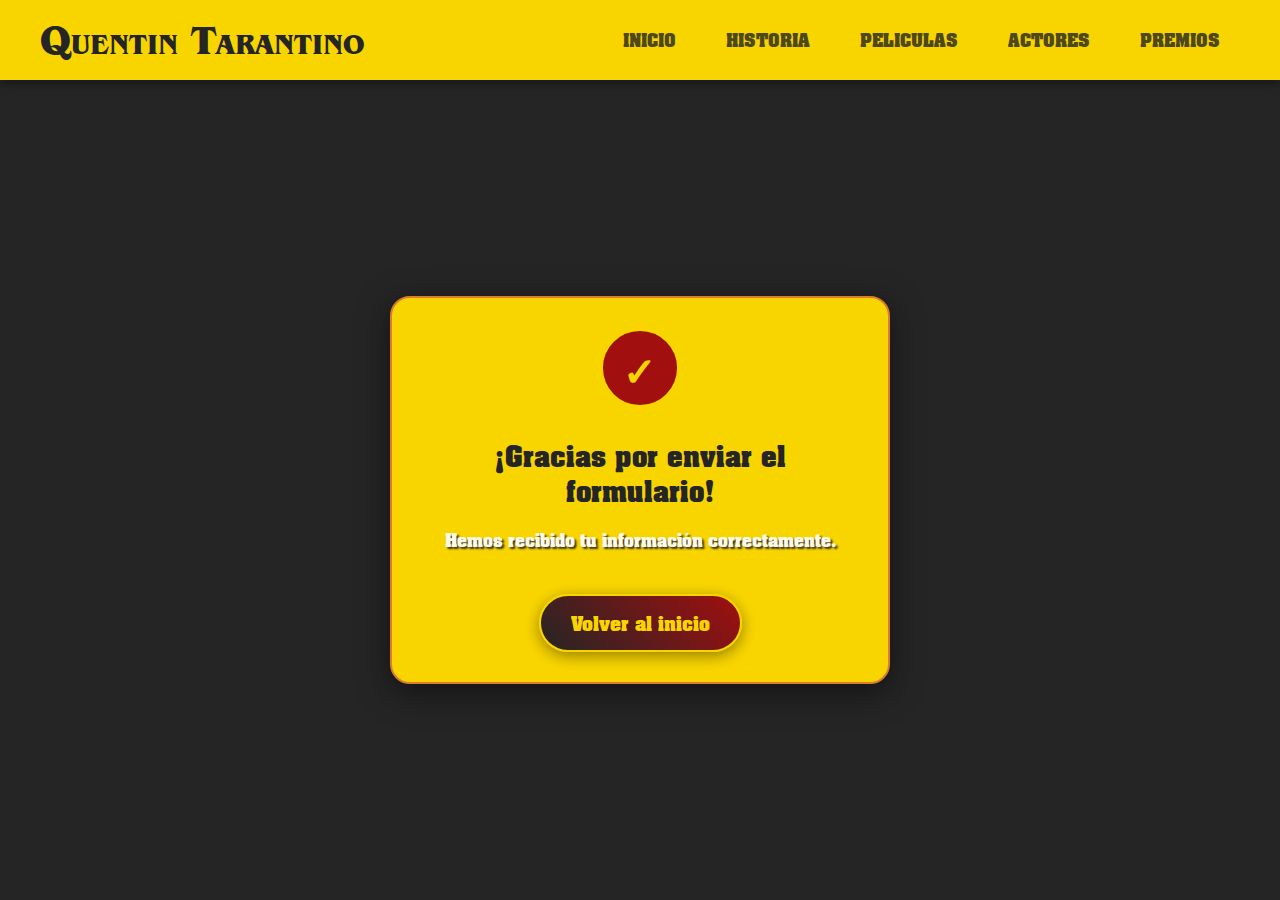
<file: pages/gracias.html>
<!DOCTYPE html>
<html lang="en">

<head>
  <meta charset="UTF-8">
  <meta name="viewport" content="width=device-width, initial-scale=1.0">
  <link rel="stylesheet" href="../css/fonts.css">
  <link rel="stylesheet" href="../css/styles.css">
  <title>By Quentin Tarantino</title>
</head>

<body>
  <header>
    <nav class="nav">
      <a href="../index.html" class="nav_title">
        <h1>Quentin Tarantino</h1>
      </a>
      <ul class="nav_list">
        <li class="nav_list--item "><a href="../index.html">INICIO</a></li>
        <li class="nav_list--item "><a href="director.html">HISTORIA</a></li>
        <li class="nav_list--item "><a href="movies.html">PELICULAS</a></li>
        <li class="nav_list--item "><a href="actors.html">ACTORES</a></li>
        <li class="nav_list--item "><a href="awards.html">PREMIOS</a></li>
      </ul>
    </nav>

  </header>
  <section class="gracias">

    <div class="gracias_container">
      <div class="success-icon">
        <span class="checkmark">✓</span>
      </div>

      <h1>¡Gracias por enviar el formulario!</h1>

      <p>
        Hemos recibido tu información correctamente.
      </p>

      <a href="../index.html" class="btn-home">Volver al inicio</a>
    </div>
  </section>
</body>

</html>
</file>
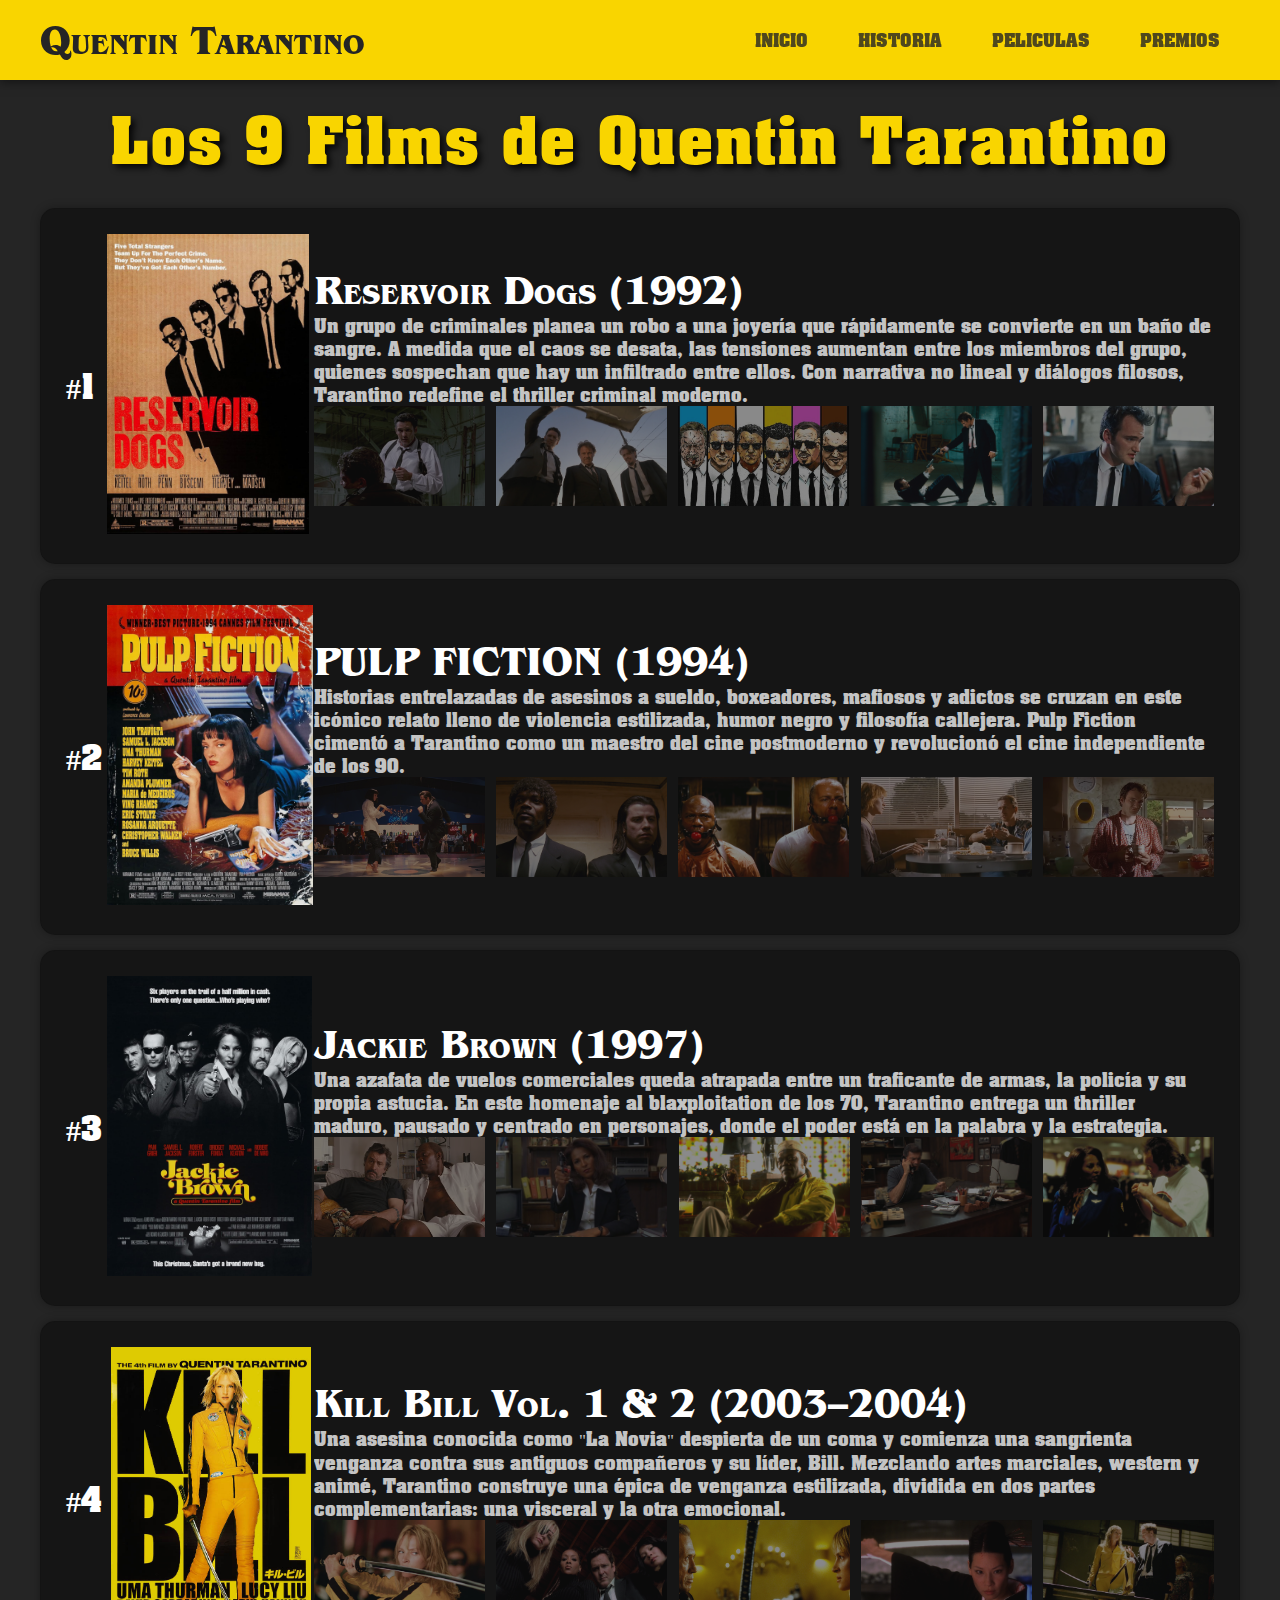
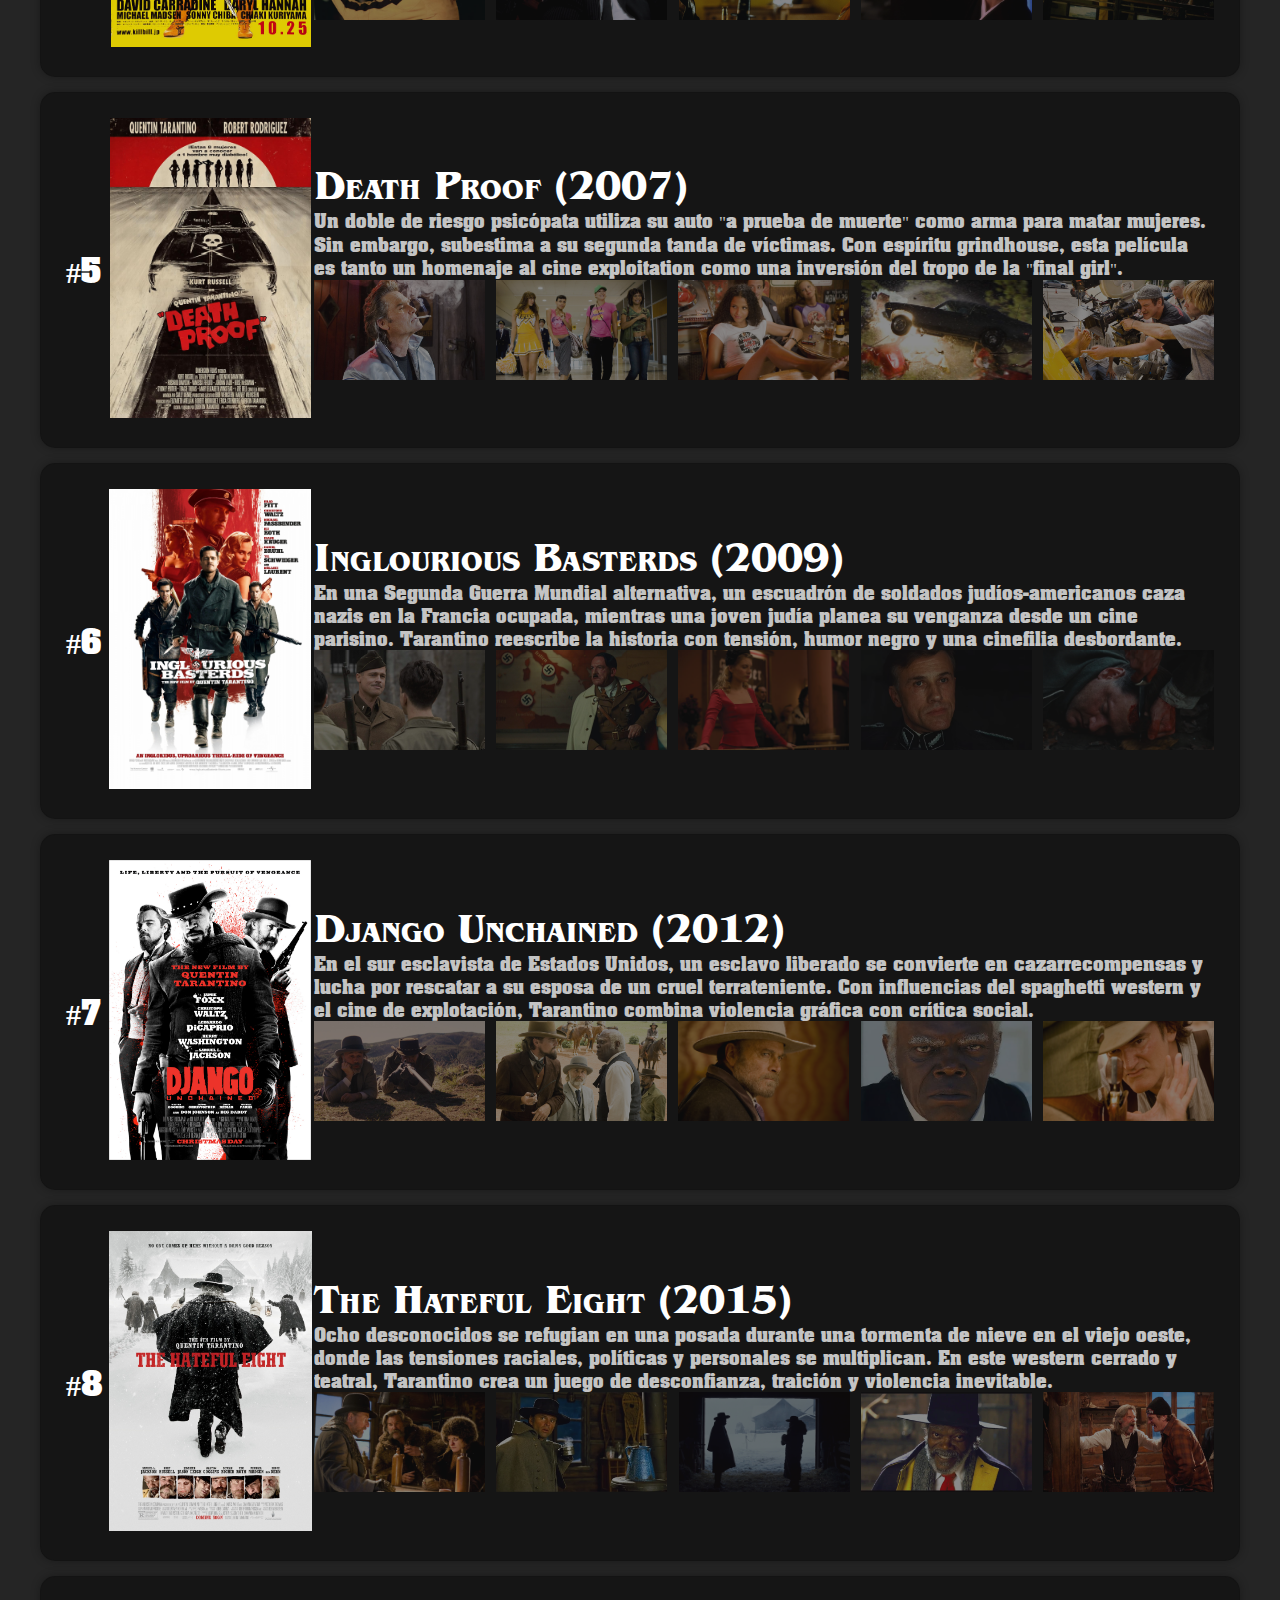
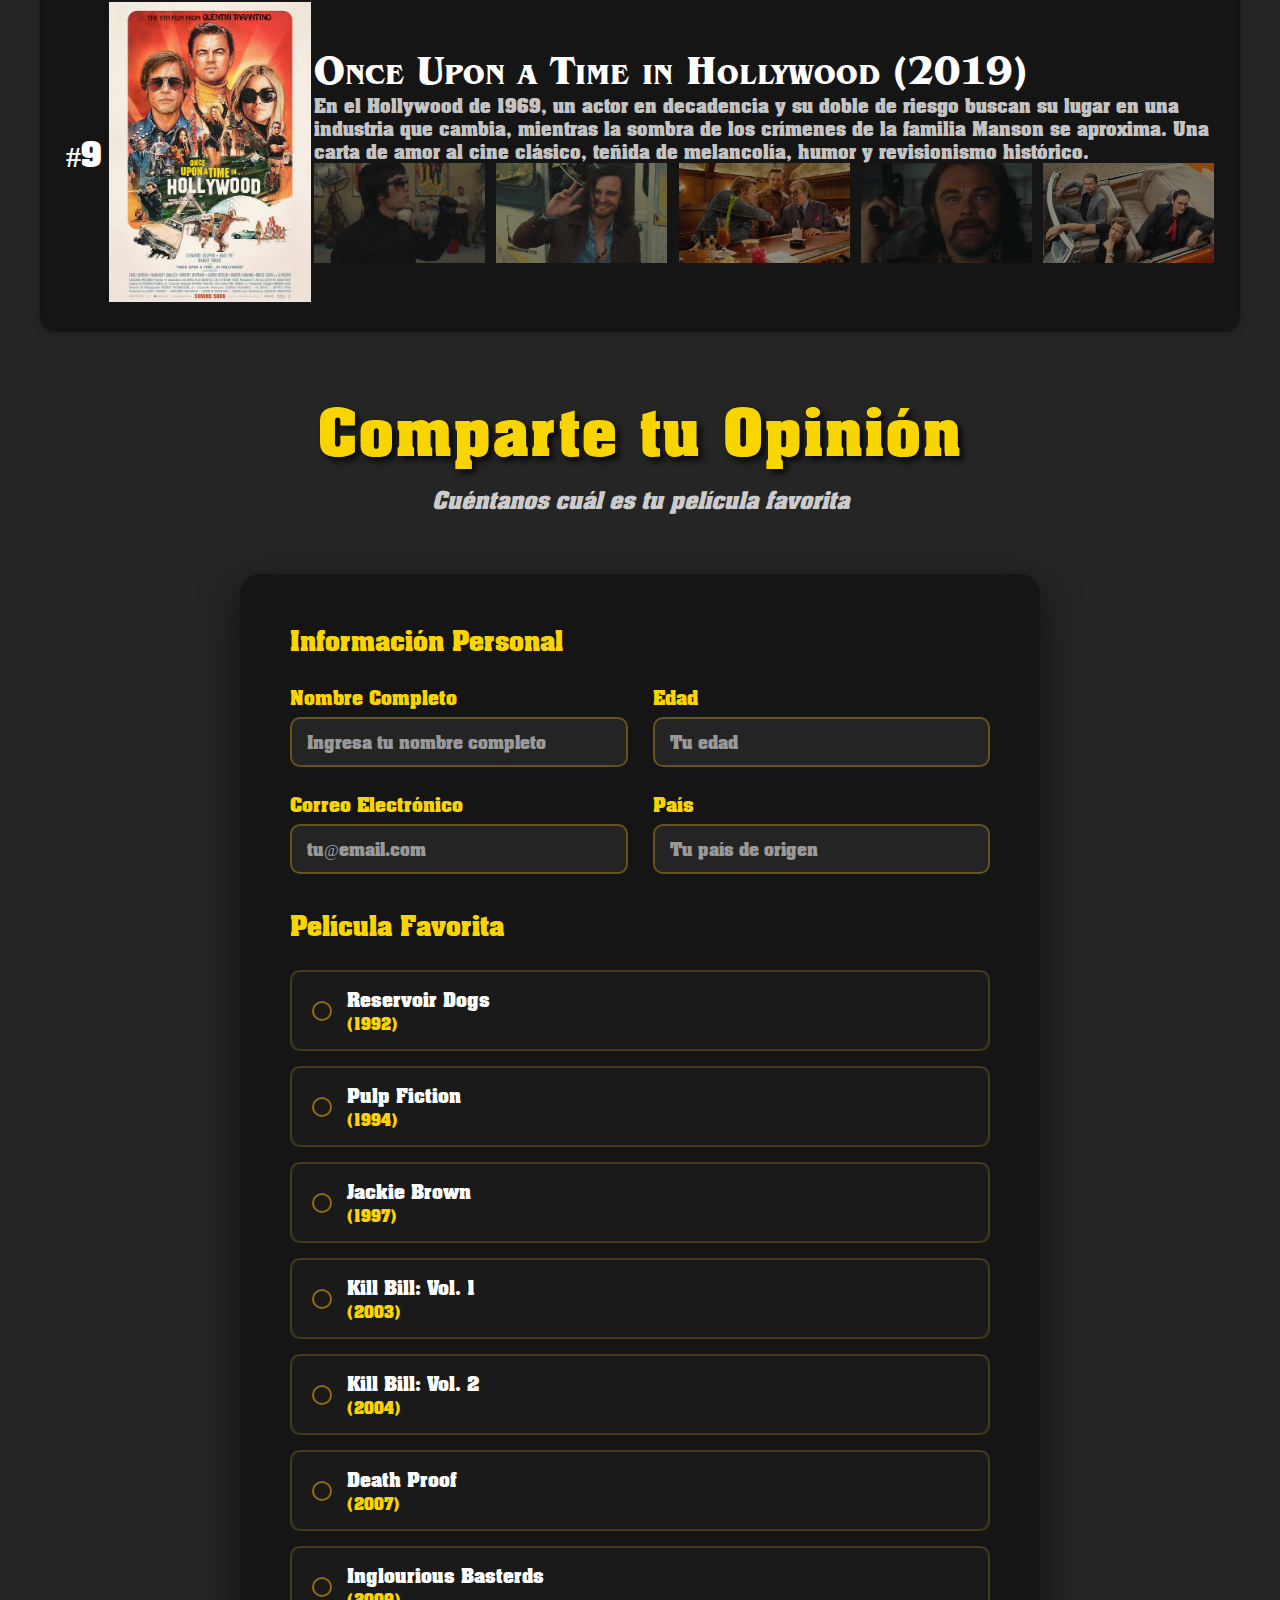
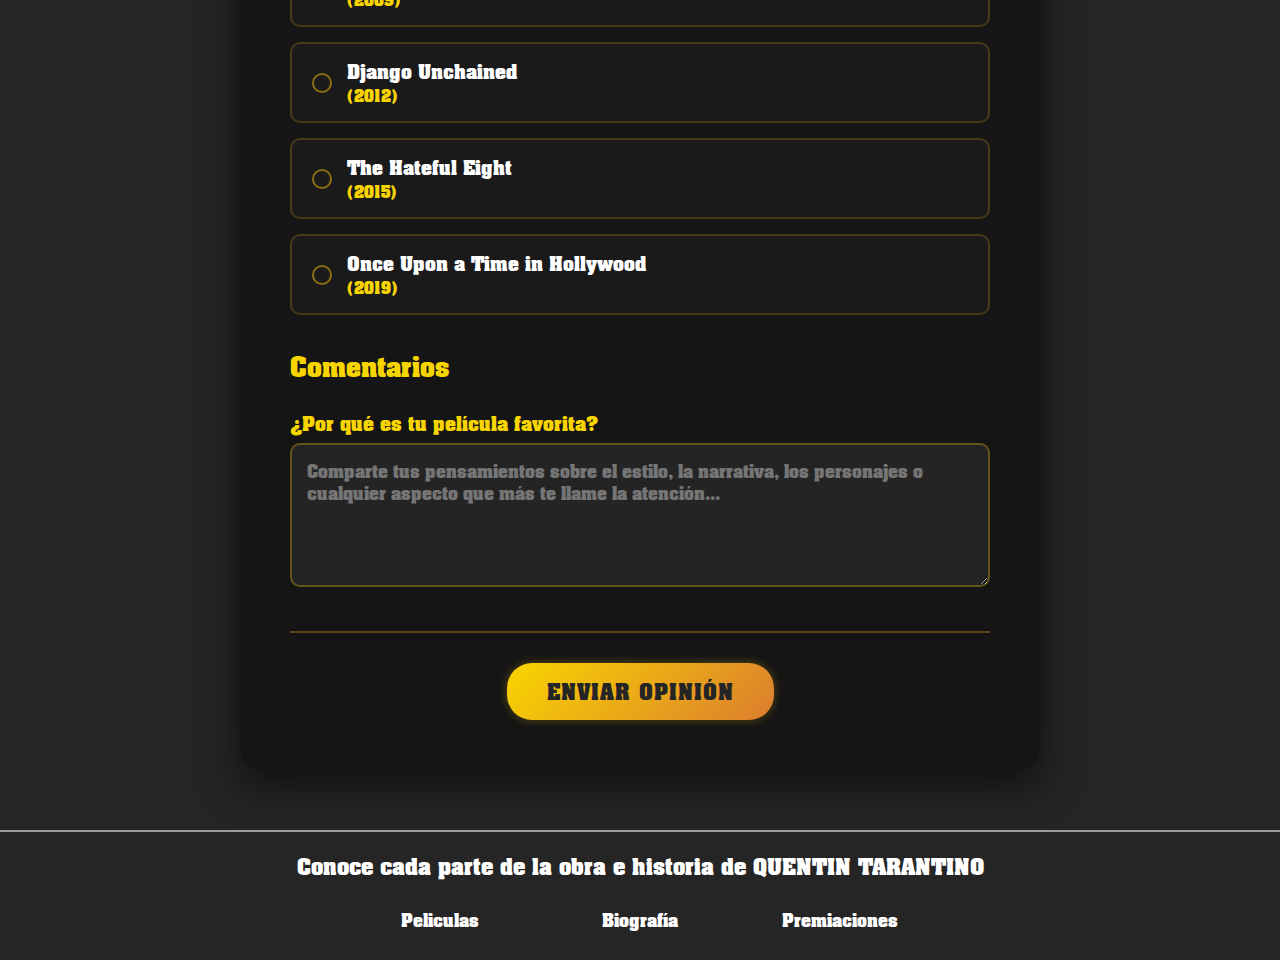
<file: pages/movies.html>
<!DOCTYPE html>
<html lang="es">
  
  <head>
    <meta charset="UTF-8">
    <meta name="viewport" content="width=device-width, initial-scale=1.0">
    <link rel="stylesheet" href="../css/fonts.css">
    <link rel="stylesheet" href="../css/styles.css">
    <title>By Quentin Tarantino</title>
  </head>
  <body>
    <header>
      <nav class="nav">
        <a href="../index.html" class="nav_title">
          <h1>Quentin Tarantino</h1>
        </a>
        <ul class="nav_list">
          <li class="nav_list--item "><a href="../index.html">INICIO</a></li>
          <li class="nav_list--item "><a href="director.html">HISTORIA</a></li>
          <li class="nav_list--item "><a href="movies.html">PELICULAS</a></li>
          <li class="nav_list--item "><a href="awards.html">PREMIOS</a></li>
        </ul>
      </nav>
      
    </header>
    <main>
      <section class="movies">
      <h2 class="form-title">Los 9 Films de Quentin Tarantino</h2>
      <div class="movie" id="reservoir-dogs">
        <h3>#1</h3>
        <hr class="movie_line">
        <figure class="movie_poster">
          <img src="../images/reservoirDogs/poster.jpg" alt="">
        </figure>
        <div class="movie_info">
          <div class="movie_info_text">
            <h4>Reservoir Dogs (1992)</h4>
            <p>Un grupo de criminales planea un robo a una joyería que rápidamente se convierte en un baño de sangre.
              A medida que el caos se desata, las tensiones aumentan entre los miembros del grupo, quienes sospechan
              que hay un infiltrado entre ellos. Con narrativa no lineal y diálogos filosos, Tarantino redefine el
              thriller criminal moderno.</p>
          </div>
          <figure class="movie_info_carousel">
            <img src="../images/reservoirDogs/yellow-with-police.jpg" alt="">
            <img src="../images/reservoirDogs/pink-white-yellow.jpg" alt="">
            <img src="../images/reservoirDogs/colores-perros-de-reserva.jpg" alt="">
            <img src="../images/reservoirDogs/pink-white.jpg" alt="">
            <img src="../images/reservoirDogs/quentin.jpg" alt="">
          </figure>
        </div>
      </div>
      <div class="movie" id="pulp-fiction">
        <h3>#2</h3>
        <hr class="movie_line">
        <figure class="movie_poster">
          <img src="../images/pulpFiction/poster.jpg" alt="">
        </figure>
        <div class="movie_info">
          <div class="movie_info_text">
            <h4>PULP FICTION (1994)</h4>
            <p>Historias entrelazadas de asesinos a sueldo, boxeadores, mafiosos y adictos se cruzan en este icónico
              relato lleno de violencia estilizada, humor negro y filosofía callejera. Pulp Fiction cimentó a Tarantino
              como un maestro del cine postmoderno y revolucionó el cine independiente de los 90.</p>
          </div>
          <figure class="movie_info_carousel">
            <img src="../images/pulpFiction/dance-mia-vincent.png" alt="">
            <img src="../images/pulpFiction/jules-vincent.jpg" alt="">
            <img src="../images/pulpFiction/marsellus-butch.png" alt="">
            <img src="../images/pulpFiction/pumpkin-honeyBunny.avif" alt="">
            <img src="../images/pulpFiction/quentin.jpg" alt="">
          </figure>
        </div>
      </div>
      <div class="movie"  id="jackie-brown">
        <h3>#3</h3>
        <hr class="movie_line">
        <figure class="movie_poster">
          <img src="../images/jackieBrown/poster.jpg" alt="">
        </figure>
        <div class="movie_info">
          <div class="movie_info_text jackie">
            <h4>Jackie Brown (1997)</h4>
            <p>Una azafata de vuelos comerciales queda atrapada entre un traficante de armas, la policía y su propia
              astucia. En este homenaje al blaxploitation de los 70, Tarantino entrega un thriller maduro, pausado y
              centrado en personajes, donde el poder está en la palabra y la estrategia.</p>
          </div>
          <figure class="movie_info_carousel">
            <img src="../images/jackieBrown/deniro-slj.jpg" alt="">
            <img src="../images/jackieBrown/jackie.jpg" alt="">
            <img src="../images/jackieBrown/ordell.jpg" alt="">
            <img src="../images/jackieBrown/max.jpg" alt="">
            <img src="../images/jackieBrown/quentin.jpg" alt="">
          </figure>
        </div>
      </div>
      <div class="movie" id="kill-bill">
        <h3>#4</h3>
        <hr class="movie_line">
        <figure class="movie_poster">
          <img src="../images/killBill/poster.jpg" alt="">
        </figure>
        <div class="movie_info">
          <div class="movie_info_text">
            <h4>Kill Bill Vol. 1 & 2 (2003–2004)</h4>
            <p>Una asesina conocida como "La Novia" despierta de un coma y comienza una sangrienta venganza contra sus
              antiguos compañeros y su líder, Bill. Mezclando artes marciales, western y animé, Tarantino construye una
              épica de venganza estilizada, dividida en dos partes complementarias: una visceral y la otra emocional.
            </p>
          </div>
          <figure class="movie_info_carousel">
            <img src="../images/killBill/uma.jpg" alt="">
            <img src="../images/killBill/deadlyVipers.jpg" alt="">
            <img src="../images/killBill/bill-bride.jpg" alt="">
            <img src="../images/killBill/japanese-viper.jpg" alt="">
            <img src="../images/killBill/quentin.jpg" alt="">
          </figure>
        </div>
      </div>
      <div class="movie" id="death-proof">
        <h3>#5</h3>
        <hr class="movie_line">
        <figure class="movie_poster">
          <img src="../images/deathProof/poster.jpg" alt="">
        </figure>
        <div class="movie_info">
          <div class="movie_info_text">
            <h4>Death Proof (2007)</h4>
            <p>Un doble de riesgo psicópata utiliza su auto "a prueba de muerte" como arma para matar mujeres. Sin
              embargo, subestima a su segunda tanda de víctimas. Con espíritu grindhouse, esta película es tanto un
              homenaje al cine exploitation como una inversión del tropo de la "final girl".</p>
          </div>
          <figure class="movie_info_carousel">
            <img src="../images/deathProof/kurt-rusell.jpg" alt="">
            <img src="../images/deathProof/dp-girls.jpg" alt="">
            <img src="../images/deathProof/feet.jpg" alt="">
            <img src="../images/deathProof/car.jpg" alt="">
            <img src="../images/deathProof/quentin.jpg" alt="">
          </figure>
        </div>
      </div>
      <div class="movie" id="inglourious-basterds">
        <h3>#6</h3>
        <hr class="movie_line">
        <figure class="movie_poster">
          <img src="../images/inglouriousBasterds/poster.jpg" alt="">
        </figure>
        <div class="movie_info">
          <div class="movie_info_text">
            <h4>Inglourious Basterds (2009)</h4>
            <p>En una Segunda Guerra Mundial alternativa, un escuadrón de soldados judíos-americanos caza nazis en la
              Francia ocupada, mientras una joven judía planea su venganza desde un cine parisino. Tarantino reescribe
              la historia con tensión, humor negro y una cinefilia desbordante.</p>
          </div>
          <figure class="movie_info_carousel">
            <img src="../images/inglouriousBasterds/brad.jpg" alt="">
            <img src="../images/inglouriousBasterds/adolf.jpg" alt="">
            <img src="../images/inglouriousBasterds/shosanna.jpg" alt="">
            <img src="../images/inglouriousBasterds/landa.jpg" alt="">
            <img src="../images/inglouriousBasterds/quentin.jpg" alt="">
          </figure>
        </div>
      </div>
      <div class="movie" id="django">
        <h3>#7</h3>
        <hr class="movie_line">
        <figure class="movie_poster">
          <img src="../images/django/poster.jpg" alt="">
        </figure>
        <div class="movie_info">
          <div class="movie_info_text">
            <h4>Django Unchained (2012)</h4>
            <p>En el sur esclavista de Estados Unidos, un esclavo liberado se convierte en cazarrecompensas y lucha por
              rescatar a su esposa de un cruel terrateniente. Con influencias del spaghetti western y el cine de
              explotación, Tarantino combina violencia gráfica con crítica social.</p>
          </div>
          <figure class="movie_info_carousel">
            <img src="../images/django/django-schultz.jpg" alt="">
            <img src="../images/django/candyland.jpg" alt="">
            <img src="../images/django/django-italiano.jpg" alt="">
            <img src="../images/django/samuel.jpg" alt="">
            <img src="../images/django/quentin-django.jpg" alt="">
          </figure>
        </div>
      </div>
      <div class="movie" id="hateful-eight">
        <h3>#8</h3>
        <hr class="movie_line">
        <figure class="movie_poster">
          <img src="../images/hatefulEight/poster.jpg" alt="">
        </figure>
        <div class="movie_info">
          <div class="movie_info_text">
            <h4>The Hateful Eight (2015)</h4>
            <p>Ocho desconocidos se refugian en una posada durante una tormenta de nieve en el viejo oeste, donde las
              tensiones raciales, políticas y personales se multiplican. En este western cerrado y teatral, Tarantino
              crea un juego de desconfianza, traición y violencia inevitable.</p>
          </div>
          <figure class="movie_info_carousel">
            <img src="../images/hatefulEight/john-daisy.jpg" alt="">
            <img src="../images/hatefulEight/mannix.jpg" alt="">
            <img src="../images/hatefulEight/senior-bob.jpg" alt="">
            <img src="../images/hatefulEight/warren.jpg" alt="">
            <img src="../images/hatefulEight/quentin.jpg" alt="">
          </figure>
        </div>
      </div>
      <div class="movie" id="once-upon-a-time">
        <h3>#9</h3>
        <hr class="movie_line">
        <figure class="movie_poster">
          <img src="../images/OUATIH/poster.jpg" alt="">
        </figure>
        <div class="movie_info">
          <div class="movie_info_text">
            <h4>Once Upon a Time in Hollywood (2019)</h4>
            <p>En el Hollywood de 1969, un actor en decadencia y su doble de riesgo buscan su lugar en una industria que
              cambia, mientras la sombra de los crímenes de la familia Manson se aproxima. Una carta de amor al cine
              clásico, teñida de melancolía, humor y revisionismo histórico.</p>
          </div>
          <figure class="movie_info_carousel">
            <img src="../images/OUATIH/lee.jpg" alt="">
            <img src="../images/OUATIH/manson.jpg" alt="">
            <img src="../images/OUATIH/schwarz-cliff.jpg" alt="">
            <img src="../images/OUATIH/rick.jpg" alt="">
            <img src="../images/OUATIH/quentin.jpg" alt="">
          </figure>
        </div>
      </div>
    </section>
  </main>
  <div class="movie-form-container">
    <div class="form-header">
      <h1 class="form-title">Comparte tu Opinión</h1>
      <p class="form-subtitle">Cuéntanos cuál es tu película favorita</p>
    </div>

    <form class="movie-form" action="../index.html" method="GET">
      <div class="form-section">
        <h2 class="form-section-title">Información Personal</h2>

        <div class="form-row">
          <div class="form-group">
            <label for="nombre" class="form-label">Nombre Completo</label>
            <input type="text" id="nombre" name="nombre" class="form-input" placeholder="Ingresa tu nombre completo"
              required>
          </div>

          <div class="form-group">
            <label for="edad" class="form-label">Edad</label>
            <input type="number" id="edad" name="edad" class="form-input" placeholder="Tu edad" min="1" max="120"
              required>
          </div>
        </div>

        <div class="form-row">
          <div class="form-group">
            <label for="email" class="form-label">Correo Electrónico</label>
            <input type="email" id="email" name="email" class="form-input" placeholder="tu@email.com" required>
          </div>

          <div class="form-group">
            <label for="pais" class="form-label">País</label>
            <input type="text" id="pais" name="pais" class="form-input" placeholder="Tu país de origen" required>
          </div>
        </div>
      </div>

      <div class="form-section">
        <h2 class="form-section-title">Película Favorita</h2>

        <div class="radio-group">
          <label class="radio-option" onclick="selectRadio(this)">
            <input type="radio" name="pelicula_favorita" value="reservoir_dogs" class="radio-input" required>
            <span class="radio-custom"></span>
            <span class="radio-movie-info">
              <span class="radio-movie-title">Reservoir Dogs</span>
              <span class="radio-movie-year">(1992)</span>
            </span>
          </label>

          <label class="radio-option" onclick="selectRadio(this)">
            <input type="radio" name="pelicula_favorita" value="pulp_fiction" class="radio-input" required>
            <span class="radio-custom"></span>
            <span class="radio-movie-info">
              <span class="radio-movie-title">Pulp Fiction</span>
              <span class="radio-movie-year">(1994)</span>
            </span>
          </label>

          <label class="radio-option" onclick="selectRadio(this)">
            <input type="radio" name="pelicula_favorita" value="jackie Brown" class="radio-input">
            <span class="radio-custom"></span>
            <span class="radio-movie-info">
              <span class="radio-movie-title">Jackie Brown</span>
              <span class="radio-movie-year">(1997)</span>
            </span>
          </label>

          <label class="radio-option" onclick="selectRadio(this)">
            <input type="radio" name="pelicula_favorita" value="kill_bill" class="radio-input">
            <span class="radio-custom"></span>
            <span class="radio-movie-info">
              <span class="radio-movie-title">Kill Bill: Vol. 1</span>
              <span class="radio-movie-year">(2003)</span>
            </span>
          </label>

          <label class="radio-option" onclick="selectRadio(this)">
            <input type="radio" name="pelicula_favorita" value="kill_bill_2" class="radio-input">
            <span class="radio-custom"></span>
            <span class="radio-movie-info">
              <span class="radio-movie-title">Kill Bill: Vol. 2</span>
              <span class="radio-movie-year">(2004)</span>
            </span>
          </label>

          <label class="radio-option" onclick="selectRadio(this)">
            <input type="radio" name="pelicula_favorita" value="death_proof" class="radio-input">
            <span class="radio-custom"></span>
            <span class="radio-movie-info">
              <span class="radio-movie-title">Death Proof</span>
              <span class="radio-movie-year">(2007)</span>
            </span>
          </label>

          <label class="radio-option" onclick="selectRadio(this)">
            <input type="radio" name="pelicula_favorita" value="inglourious_basterds" class="radio-input">
            <span class="radio-custom"></span>
            <span class="radio-movie-info">
              <span class="radio-movie-title">Inglourious Basterds</span>
              <span class="radio-movie-year">(2009)</span>
            </span>
          </label>

          <label class="radio-option" onclick="selectRadio(this)">
            <input type="radio" name="pelicula_favorita" value="django_unchained" class="radio-input">
            <span class="radio-custom"></span>
            <span class="radio-movie-info">
              <span class="radio-movie-title">Django Unchained</span>
              <span class="radio-movie-year">(2012)</span>
            </span>
          </label>

          <label class="radio-option" onclick="selectRadio(this)">
            <input type="radio" name="pelicula_favorita" value="hateful_eight" class="radio-input">
            <span class="radio-custom"></span>
            <span class="radio-movie-info">
              <span class="radio-movie-title">The Hateful Eight</span>
              <span class="radio-movie-year">(2015)</span>
            </span>
          </label>

          <label class="radio-option" onclick="selectRadio(this)">
            <input type="radio" name="pelicula_favorita" value="once_upon_a_time" class="radio-input">
            <span class="radio-custom"></span>
            <span class="radio-movie-info">
              <span class="radio-movie-title">Once Upon a Time in Hollywood</span>
              <span class="radio-movie-year">(2019)</span>
            </span>
          </label>
        </div>
      </div>

      <div class="form-section">
        <h2 class="form-section-title">Comentarios</h2>

        <div class="form-group full-width">
          <label for="comentarios" class="form-label">¿Por qué es tu película favorita?</label>
          <textarea id="comentarios" name="comentarios" class="form-textarea"
            placeholder="Comparte tus pensamientos sobre el estilo, la narrativa, los personajes o cualquier aspecto que más te llame la atención..."
            rows="5"></textarea>
        </div>
      </div>

      <div class="form-submit-section">
        <button type="submit" class="form-submit-btn">Enviar Opinión</button>
      </div>
    </form>
  </div>
  <footer>
    <h3>Conoce cada parte de la obra e historia de <strong>QUENTIN TARANTINO</strong></h3>
    <div class="footer_links">
      <a href="movies.html">Peliculas</a>
      <a href="director.html">Biografía</a>
      <a href="awards.html">Premiaciones</a>
    </div>
  </footer>
  <script src="../scripts/main.js"></script>
</body>
</html>
</file>
<file: css/fonts.css>
@font-face {
    font-family: 'pulp-fiction';
    src: url('../fonts/aachen.otf') format("opentype");
    font-weight: normal;
}

@font-face {
    font-family: 'tarantino';
    src: url('../fonts/ITC-BenguiatBold.otf') format("opentype");
    font-weight: normal;
}

@font-face {
    font-family: 'jackie-brown';
    src: url('../fonts/benguiatCaslon.ttf') format("opentype");
    font-weight: normal;
}

@font-face {
    font-family: 'jackie-brown-firulete';
    src: url('../fonts/benguiatCaslonFirulete.ttf') format("opentype");
    font-weight: normal;
}
</file>
<file: css/styles.css>
:root {
    --main-red: #a10f0f;
    --main-yellow: #f9d500;
    --main-golden: #db7d2f;
    --main-grey-blue: #31345a
}

* {
    font-family: 'pulp-fiction';
    color: #fff;
    margin: 0;
    padding: 0;
    box-sizing: border-box;
    scroll-behavior: smooth;
}

body {
    background-color: #252525;
}

.center_container {
    display: flex;
    flex-direction: column;
    width: 100%;
    width: 100vh;
}

header {
    background-color: #252525;
    position: sticky;
    z-index: 100;
    top: 0;
    display: flex;
    width: 100%;
    justify-content: center;
    transition: all .5s ease-in-out;
    box-shadow: 0px 2px 10px rgba(0, 0, 0, 0.5);
}

header:hover {
    background-color: var(--main-yellow);

    .nav {

        h1 {
            color: #252525;
        }

        .nav_list--item a {
            color: #252525;
            opacity: 0.8;
        }

        .nav_list--item a:hover {
            color: #252525;
            opacity: 1;
        }
    }
}

.nav {
    display: flex;
    align-items: center;
    width: 1200px;
    height: 80px;
    position: relative;

    .nav_title {
        text-decoration: none;
        position: absolute;

        h1 {
            width: fit-content;
            font-family: "tarantino";
            font-variant: small-caps;
            color: var(--main-yellow);
            transition: all .5s ease-in-out;
            font-size: 40px;
            cursor: pointer;

            &::selection {
                background-color: transparent;
            }
        }
    }


    .nav_list {
        display: flex;
        text-align: center;
        align-items: center;
        gap: 50px;
        width: 100%;
        padding: 20px;
        justify-content: right;
        list-style: none;
    }

    .nav_list--item {
        a {
            opacity: 0.5;
            background-color: none;
            text-decoration: none;
            transition: all .5s ease-in-out;

            &:hover {
                opacity: 100%;
            }
        }
    }
}

.landing_banner {
    width: 100%;
    height: 100vh;
    animation: movies-bg 9s infinite alternate;
    background-repeat: no-repeat;
    background-position: center;
    background-size: cover;
    display: flex;
    align-items: center;
    position: relative;

    figure {
        width: 100%;
        height: 100%;
        display: flex;
        justify-content: center;
        align-items: center;
        background-color: rgba(0, 0, 0, 0.65);
        -webkit-backdrop-filter: blur(3px);
        backdrop-filter: blur(3px);
        color: var(--main-yellow);

        img {
            width: 900px;
            height: auto;
            filter: drop-shadow(0 0 15px rgba(0, 0, 0, 0.75));
        }
    }

    a {
        position: absolute;
        text-align: center;
        text-decoration: none;
        bottom: 0;
        left: 50%;
        width: 64px;
        transform: translateX(-50%);
        animation: bouncing-link 1s infinite;

        &:hover {
            animation-play-state: paused;
        }

        img {
            width: 100%;
        }
    }
}

.init {
    position: relative;
    scroll-margin-top: 80px;
    z-index: 1;
    display: flex;
    flex-direction: column;
    align-items: center;
    width: 100%;
    height: calc(100vh - 80px);
}



@keyframes movies-bg {
    0% {
        background-image: url('../images/pulpFiction/jules-vincent.jpg');
    }

    50% {
        background-image: url('../images/django/candyland.jpg');
    }

    100% {
        background-image: url('../images/jackieBrown/deniro-slj.jpg');
    }
}

@keyframes bouncing-link {
    0% {
        transform: translateX(-50%) translateY(0);
    }

    50% {
        transform: translateX(-50%) translateY(-3px);
    }

    100% {
        transform: translateX(-50%) translateY(0);
    }
}

.carousel_container {
    margin-top: 50px;
    width: 100%;
    max-width: 1200px;
    height: 500px;
    display: flex;
    overflow: hidden;
    box-shadow: 0 20px 40px rgba(0, 0, 0, 0.3);
    background: #252525;
}

.carousel_item {
    flex: 1;
    position: relative;
    overflow: hidden;
    transition: all 0.8s ease-in-out;
    cursor: pointer;
    text-decoration: none;
    color: white;
    background-size: cover;
    background-position: center;
    background-repeat: no-repeat;
}

.carousel_item h5 {
    display: none;
}

.carousel_item:hover {
    flex: 3;
    border: solid 3px white;
}

.carousel_item::before {
    content: '';
    position: absolute;
    top: 0;
    left: 0;
    right: 0;
    bottom: 0;
    background: linear-gradient(180deg, rgba(0, 0, 0, 0.4) 0%, rgba(0, 0, 0, 0.6) 25%, rgba(0, 0, 0, 0.8) 100%);
    transition: all 0.3s ease;
}

.carousel_item:hover::before {
    opacity: 0.5;
}

/* Imágenes de fondo individuales */
.item-1 {
    background-image: url('../images/reservoirDogs/poster.jpg');
}

.item-2 {
    background-image: url('../images/pulpFiction/poster.jpg');
}

.item-3 {
    background-image: url('../images/jackieBrown/poster.jpg');
}

.item-4 {
    background-image: url('../images/killBill/poster.jpg');
}

.item-5 {
    background-image: url('../images/deathProof/poster.jpg');
}

.item-6 {
    background-image: url('../images/inglouriousBasterds/poster.jpg');
}

.item-7 {
    background-image: url('../images/django/poster.jpg');
}

.item-8 {
    background-image: url('../images/hatefulEight/poster.jpg');
}

.item-9 {
    background-image: url('../images/OUATIH/poster.jpg');
}

.carousel_footer {
    background-color: #fff;
    color: #252525;
    width: 1200px;
    font-size: 18px;
    padding: 10px;
    text-align: center;
}


.init_title {
    font-family: 'tarantino';
    font-variant: small-caps;
    font-size: 50px;
    color: #fff;
    transition: color .5s ease-in-out;
}

.init_title:hover {
    color: var(--main-yellow);
}

.init_subtitle {
    font-family: 'tarantino';
    font-variant: small-caps;
    margin-bottom: 20px;
    font-size: 25px;
    color: var(--main-yellow);
    line-height: 0.1;
}

.init_info {
    margin: 20px 0 40px 0;
    padding-top: 40px;
    width: 100%;
    border-top: solid 2px #9c9c9c;
    display: flex;
    flex-direction: column;
    justify-content: center;
    align-items: center;
    gap: 20px;

    &:hover {
        .init_title {
            color: var(--main-yellow);
        }
    }
}


.init_info--item {
    display: flex;
    align-items: center;
    position: relative;
    width: 1200px;
    height: 100px;
    padding: 25px;
    background-color: #171717;
    color: #fff;
    border-radius: 15px;
    border-left: 10px solid #9c9c9c;
    box-shadow: 2px 2px 10px #00000090;
    transition: all .5s ease-in-out;
}

.init_info--item p {
    margin-left: 30px;
    font-size: 20px;
    opacity: .6;
    transition: color .5s ease-in-out;
}

.init_info--item h4 {
    position: absolute;
    font-family: 'tarantino';
    font-variant: small-caps;
    font-size: 20px;
    bottom: 15px;
    right: 15px;
    opacity: .6;
    transition: color .5s ease-in-out;
}

.init_info--item:hover,
.init_info--item:hover h4,
.init_info--item:hover p {
    color: var(--main-yellow);
    border-color: var(--main-yellow);
}

.init_info--item:hover {
    background-color: #252525;
}

.video_section {
    width: 100%;
    display: flex;
    flex-direction: column;
    align-items: center;
    margin: 20px 0;
}

.video_section h3 {
    font-size: 30px;
    color: var(--main-yellow);
    margin-bottom: 10px;
    font-weight: normal;
}

.video_section iframe {
    width: 1200px;
    height: 500px;
}

footer {
    width: 100%;
    height: 130px;
    display: flex;
    flex-direction: column;
    align-items: center;
    padding: 20px;
    transition: all .5s ease-in-out;
    border-top: 2px solid #9c9c9c;
}

footer:hover {
    background-color: #181818;

    h3 {
        strong {
            color: var(--main-yellow);
            text-shadow: 3px 3px 1px var(--main-red);
        }
    }
}

footer h3 {
    font-size: 20px;
    font-weight: lighter;
    width: 100%;
    text-align: center;
    transition: all .5s ease-in-out;
}

h3 strong {
    transition: all .5s ease-in-out;
}

.footer_links {
    display: flex;
    width: 1200px;
    height: 100px;
    justify-content: center;
    align-items: center;
    margin-top: 15px;
    gap: 20px;
}

.footer_links a {
    display: flex;
    align-items: center;
    justify-content: center;
    text-decoration: none;
    font-size: 18x;
    border-radius: 15px;
    width: 15%;
    height: 50px;
    background-color: #252525;
    transition: all .5s ease-in-out;

    &:hover {
        color: var(--main-yellow);
        text-shadow: 3px 3px 1px var(--main-red);
        background-color: #333333;
    }
}

@keyframes vanish {
    100% {
        scale: 0;
        opacity: 0;
    }
}

.landing_banner figure img {
    animation: vanish;
    animation-timeline: scroll();
}

/*SECCION MOVIES*/
.movies {
    width: 100%;
    display: flex;
    flex-direction: column;
    align-items: center;
    margin-top: 20px;
    gap: 15px;
}


.movie {
    scroll-margin-top: 160px;
    width: 1200px;
    padding: 25px;
    height: auto;
    background-color: #141414E6;
    border: solid 1px #141414E6;
    box-shadow: 0px 0px 10px rgba(0, 0, 0, 0.3);
    border-radius: 15px;
    display: flex;
    justify-content: space-between;
    align-items: center;
    transition: border .3s ease-in-out;

    h3 {
        font-size: 30px;
        color: #fff;
        transition: color .3s ease-in-out;
    }

    .movie_line {
        width: 1px;
        height: 100%;
        border: rgba(255, 255, 255) solid 1px;
        opacity: 0;
    }

    .movie_poster {
        height: 100%;

        img {
            height: 300px;
            width: auto;
        }
    }

    .movie_info {
        display: flex;
        flex-direction: column;
        justify-content: space-between;
        width: 900px;
        height: 100%;

        .movie_info_carousel {
            display: flex;
            justify-content: space-between;
            flex-wrap: wrap;
            gap: 5px;
            width: 100%;

            img {
                width: 19%;
                height: auto;
                height: 100px;
                object-fit: cover;
                opacity: 0.5;
                transition: opacity .3s ease-in-out;

                &:hover {
                    opacity: 1;
                }
            }
        }

        .movie_info_text {
            h4 {
                font-family: 'tarantino';
                font-variant: small-caps;
                font-size: 40px;
                width: fit-content;
                transition: color .3s ease-in-out;
            }

            p {
                font-size: 17px;
                font-weight: lighter;
                opacity: .75;
                transition: opacity .3s ease-in-out;
            }
        }
    }

    &:hover {
        border: solid 1px var(--main-yellow);

        h3 {
            color: var(--main-yellow);
        }

        .movie_info_text {
            h4 {
                color: var(--main-yellow);
            }

            p {
                opacity: 1;
            }
        }
    }
}

/*FORM MOVIES*/
.movie-form-container {
    max-width: 1200px;
    margin: 0 auto;
    padding: 60px 20px;
}

.form-header {
    text-align: center;
    margin-bottom: 60px;
    position: relative;
}


@keyframes glow {
    from {
        box-shadow: 0 0 20px rgba(255, 193, 7, 0.5);
    }

    to {
        box-shadow: 0 0 30px rgba(255, 193, 7, 0.8);
    }
}

.form-title {
    font-size: 3.5em;
    font-weight: lighter;
    text-align: center;
    color: var(--main-yellow);
    text-shadow: 4px 4px 6px rgba(0, 0, 0, 0.8);
    margin-bottom: 15px;
    letter-spacing: 2px;
}

.form-subtitle {
    font-size: 1.3em;
    color: #ccc;
    font-style: italic;
}

.movie-form {
    background: rgba(20, 20, 20, 0.9);
    border-radius: 20px;
    padding: 50px;
    box-shadow: 0 15px 40px rgba(0, 0, 0, 0.6);
    max-width: 800px;
    margin: 0 auto;
}

.form-section {
    margin-bottom: 35px;
}

.form-section-title {
    font-size: 1.5em;
    color: var(--main-yellow);
    margin-bottom: 20px;
    font-weight: lighter;
    position: relative;
    padding-bottom: 8px;
}

.form-row {
    display: flex;
    gap: 25px;
    margin-bottom: 25px;
    flex-wrap: wrap;
}

.form-group {
    flex: 1;
    min-width: 250px;
}

.form-group.full-width {
    flex: 1 1 100%;
}

.form-label {
    display: block;
    color: var(--main-yellow);
    font-weight: lighter;
    margin-bottom: 8px;
    font-size: 1.1em;
}

.form-input {
    width: 100%;
    padding: 12px 15px;
    background: rgba(40, 40, 40, 0.8);
    border: 2px solid rgba(255, 193, 7, 0.3);
    border-radius: 10px;
    color: #e0e0e0;
    font-size: 1em;
    transition: all 0.3s ease;
}

.form-input:focus {
    outline: none;
    border-color: var(--main-yellow);
}

.form-input::placeholder {
    color: #999;
}

.form-textarea {
    width: 100%;
    min-height: 120px;
    padding: 15px;
    background: rgba(40, 40, 40, 0.8);
    border: 2px solid rgba(255, 193, 7, 0.3);
    border-radius: 10px;
    color: #e0e0e0;
    font-size: 1em;
    font-family: inherit;
    resize: vertical;
    transition: all 0.3s ease;
}

.form-textarea:focus {
    outline: none;
    border-color: var(--main-yellow);
    background: rgba(40, 40, 40, 1);
}

c.form-textarea::placeholder {
    color: #999;
}

.radio-group {
    display: flex;
    flex-direction: column;
    gap: 15px;
}

.radio-option {
    display: flex;
    align-items: center;
    background: rgba(30, 30, 30, 0.6);
    padding: 15px 20px;
    border-radius: 10px;
    border: 2px solid rgba(255, 193, 7, 0.2);
    transition: all 0.3s ease;
    cursor: pointer;
    position: relative;
}

.radio-option:hover {
    border-color: rgba(255, 193, 7, 0.5);
    background: rgba(30, 30, 30, 0.8);
    transform: translateX(5px);
}

.radio-option.selected {
    border-color: var(--main-yellow);
    background: rgba(255, 193, 7, 0.1);
}

.radio-input {
    position: absolute;
    opacity: 0;
    cursor: pointer;
}

.radio-custom {
    width: 20px;
    height: 20px;
    border: 2px solid rgba(255, 193, 7, 0.5);
    border-radius: 50%;
    margin-right: 15px;
    position: relative;
    transition: all 0.3s ease;
    flex-shrink: 0;
}

.radio-input:checked+.radio-custom {
    border-color: var(--main-yellow);
}

.radio-input:checked+.radio-custom::after {
    content: '';
    position: absolute;
    top: 50%;
    left: 50%;
    transform: translate(-50%, -50%);
    width: 10px;
    height: 10px;
    background: var(--main-yellow);
    border-radius: 50%;
}

.radio-movie-info {
    display: flex;
    flex-direction: column;
    flex: 1;
}

.radio-movie-title {
    color: #fff;
    font-size: 1.1em;
    font-weight: lighter;
    margin-bottom: 3px;
}

.radio-movie-year {
    color: var(--main-yellow);
    font-size: 0.9em;
}

.form-submit-section {
    text-align: center;
    margin-top: 40px;
    padding-top: 30px;
    border-top: 2px solid rgba(255, 193, 7, 0.3);
}

.form-submit-btn {
    background: linear-gradient(135deg, var(--main-yellow), var(--main-golden));
    color: #252525;
    border: none;
    padding: 15px 40px;
    font-size: 1.2em;
    font-weight: lighter;
    border-radius: 25px;
    cursor: pointer;
    transition: all 0.3s ease-in-out;
    text-transform: uppercase;
    letter-spacing: 1px;
    box-shadow: 0 0 10px rgba(255, 193, 7, 0.3);
}

.form-submit-btn:hover {
    box-shadow: 0 0 15px rgba(255, 193, 7, 0.5);
    color: #fff;
}

.form-submit-btn:active {
    transform: translateY(-1px);
}


/*SECCION-BIOGRAFIA*/
.biography-container {
    max-width: 1200px;
    margin: 0 auto;
    padding: 60px 20px;

}

.biography-header {
    text-align: center;
    margin-bottom: 60px;
    position: relative;
}

.biography-title {
    font-size: 3.5em;
    font-weight: lighter;
    font-family: 'tarantino';
    color: var(--main-yellow);
    text-shadow: 5px 5px 6px rgba(0, 0, 0, 0.8);
    margin-bottom: 10px;
    letter-spacing: 2px;
}

.biography-subtitle {
    font-size: 1.3em;
    color: #ccc;
    font-style: italic;
}

.biography-content {
    display: grid;
    grid-template-columns: 1fr 2fr;
    gap: 50px;
    align-items: start;
}

.biography-image-section {
    position: sticky;
    top: 110px;
}

.biography-image {
    width: 100%;
    max-width: 400px;
    height: 400px;
    border-radius: 15px;
    box-shadow: 0 0 10px rgba(0, 0, 0, 0.8);
    transition: transform 0.3s ease, box-shadow 0.3s ease;
    margin-bottom: 30px;
    object-fit: cover;
    object-position: center;
}

.biography-image:hover {
    transform: scale(1.01);
}

.quick-facts {
    background: rgba(20, 20, 20, 0.9);
    padding: 25px;
    border-radius: 15px;
    border-left: 4px solid var(--main-yellow);
}

.quick-facts h3 {
    color: var(--main-yellow);
    font-size: 1.3em;
    margin-bottom: 20px;
    text-align: center;
    font-weight: lighter;
}

.fact-item {
    display: flex;
    justify-content: space-between;
    margin-bottom: 12px;
    padding: 8px 0;
    border-bottom: 1px solid rgba(255, 255, 255, 0.1);
}

.fact-label {
    font-weight: lighter;
    color: var(--main-yellow);
}

.fact-value {
    color: #e0e0e0;
    text-align: right;
}

.biography-text {
    background: rgba(20, 20, 20, 0.8);
    padding: 40px;
    border-radius: 15px;
    box-shadow: 0 10px 20px rgba(0, 0, 0, 0.5);
}

.biography-section {
    margin-bottom: 40px;
}

.section-title {
    font-size: 2em;
    color: var(--main-yellow);
    margin-bottom: 20px;
    position: relative;
    font-weight: lighter;
    padding-bottom: 10px;
}

.section-title::after {
    content: '';
    position: absolute;
    bottom: 0;
    left: 0;
    width: 60px;
    height: 2px;
    background: var(--main-yellow);
}

.biography-paragraph {
    font-size: 1.1em;
    line-height: 1.8;
    color: #e0e0e0;
    margin-bottom: 20px;
    text-align: justify;
}

.datos {
    display: flex;
    flex-direction: column;
    justify-content: center;
    align-items: center;
    width: 100%;
    padding: 15px;
    height: fit-content;
    border-top: 1px solid #fff;
    background-color: #181818;

    p {
        font-weight: lighter;

        strong {
            color: var(--main-yellow);
            text-shadow: 3px 3px 3px var(--main-red);
        }
    }

    h4 {
        font-weight: lighter;
        font-size: 22px;
        color: var(--main-yellow);
        text-shadow: 3px 3px 3px var(--main-red);
    }
}

.highlight {
    color: var(--main-yellow);
    font-weight: lighter;
}

.timeline {
    margin-top: 30px;
}

.timeline-item {
    display: flex;
    justify-content: space-between;
    margin-bottom: 25px;
    position: relative;
}

.timeline-year {
    width: 15%;
    display: flex;
    align-items: center;
    justify-content: left;
    color: var(--main-yellow);
    font-weight: lighter;
    font-size: 1.1em;
}

.timeline-content {
    width: 85%;
    background: rgba(30, 30, 30, 0.6);
    padding: 15px 20px;
    border-radius: 15px;
    border-left: 3px solid var(--main-yellow);
    font-weight: lighter;

    strong {
        color: var(--main-yellow);
    }
}

/*SECCION PREMIOS-AWARDS*/
.awards-container {
    max-width: 1200px;
    margin: 0 auto;
    padding: 60px 20px;
}

.awards-header {
    text-align: center;
    margin-bottom: 80px;
}


@keyframes glow {
    from {
        box-shadow: 0 0 20px rgba(255, 193, 7, 0.5);
    }

    to {
        box-shadow: 0 0 30px rgba(255, 193, 7, 0.8);
    }
}

.awards-title {
    font-size: 4em;
    font-weight: lighter;
    color: #ffc107;
    text-shadow: 4px 4px 8px rgba(0, 0, 0, 0.8);
    margin-bottom: 15px;
    letter-spacing: 3px;
}

.awards-subtitle {
    font-size: 1.4em;
    color: #ccc;
    font-style: italic;
    margin-bottom: 20px;
}

.stat-item {
    text-align: center;
    background: rgba(20, 20, 20, 0.8);
    padding: 20px 30px;
    border-radius: 15px;
    border: 2px solid rgba(255, 193, 7, 0.3);
    transition: all 0.3s ease;
    flex: 0 1 auto;
}

.stat-item:hover {
    border-color: #ffc107;
    box-shadow: 0 10px 25px rgba(255, 193, 7, 0.3);
}

.stat-number {
    font-size: 2.5em;
    font-weight: lighter;
    color: #ffc107;
    display: block;
}

.stat-label {
    font-size: 1.1em;
    color: #e0e0e0;
    margin-top: 5px;
}

.awards-sections {
    display: flex;
    flex-direction: column;
    gap: 50px;
}

.award-category {
    background: rgba(20, 20, 20, 0.9);
    border-radius: 15px;
    padding: 40px;
    box-shadow: 0 15px 40px rgba(0, 0, 0, 0.6);
    border-left: 6px solid #ffc107;
}


.category-header {
    display: flex;
    align-items: center;
    margin-bottom: 40px;
    padding-bottom: 20px;
    border-bottom: 2px solid rgba(255, 193, 7, 0.3);
    flex-wrap: wrap;
}

.category-icon {
    font-size: 3.5em;
    margin-right: 25px;
    background: linear-gradient(135deg, #ffc107, #ff8f00);
    -webkit-background-clip: text;
    -webkit-text-fill-color: transparent;
    background-clip: text;
    flex: 0 0 auto;
}

.category-title {
    font-size: 2.2em;
    color: #ffc107;
    font-weight: lighter;
    flex: 1;
    min-width: 200px;

    abbr {
        color: #ffc107;
    }
}

.category-summary {
    font-size: 1.1em;
    color: #ccc;
    text-align: right;
    flex: 0 0 auto;
}

.awards-box {
    display: flex;
    flex-wrap: wrap;
    gap: 25px;
}

.award-card {
    background: linear-gradient(135deg, rgba(30, 30, 30, 0.9), rgba(40, 40, 40, 0.9));
    border-radius: 15px;
    padding: 25px;
    border: 1px solid rgba(255, 193, 7, 0.2);
    transition: all 0.3s ease;
    position: relative;
    overflow: hidden;
    flex: 1 1 350px;
    min-width: 350px;
}

.award-card:hover {
    border-color: #ffc107;
    box-shadow: 0 10px 30px rgba(255, 193, 7, 0.2);
}

.award-status {
    position: absolute;
    top: 15px;
    right: 15px;
    padding: 5px 12px;
    border-radius: 15px;
    font-size: 0.8em;
    font-weight: lighter;
    text-transform: uppercase;
}

.award-won {
    background: #ff9800;
    color: white;
}

.award-nominated {
    background: #fff;
    color: #252525;
}

.award-year {
    font-size: 1.3em;
    color: #ffc107;
    font-weight: lighter;
    margin-bottom: 10px;
}

.award-title {
    font-size: 1.1em;
    color: #fff;
    font-weight: lighter;
    margin-bottom: 8px;
}

.award-movie {
    color: #ccc;
    font-style: italic;
    margin-bottom: 10px;
}

.award-description {
    color: #aaa;
    font-size: 0.9em;
    line-height: 1.4;
}

.major-awards {
    margin-bottom: 60px;
    background: linear-gradient(135deg, rgba(255, 193, 7, 0.1), rgba(255, 143, 0, 0.1));
    border-radius: 15px;
    padding: 40px;
    border: 2px solid rgba(255, 193, 7, 0.3);
}

.major-award-item {
    display: flex;
    align-items: center;
    background: rgba(0, 0, 0, 0.3);
    border-radius: 15px;
    padding: 25px;
    margin-bottom: 20px;
    transition: all 0.3s ease;
    flex-wrap: wrap;
}

.major-award-item:hover {
    background: rgba(0, 0, 0, 0.5);
    transform: translateX(3px);
}

.major-award-icon {
    font-size: 3em;
    margin-right: 25px;
    width: 80px;
    text-align: center;
    flex: 0 0 80px;
}

.major-award-content {
    flex: 1;
    min-width: 200px;
}

.major-award-name {
    font-size: 1.4em;
    color: #ffc107;
    font-weight: lighter;
    margin-bottom: 5px;
}

.major-award-details {
    color: #e0e0e0;
    font-size: 1.1em;
}

.actors-container {
    max-width: 1400px;
    margin: 0 auto;
    padding: 60px 20px;
}

.actors-header {
    text-align: center;
    margin-bottom: 80px;
    position: relative;
}

.actors-header::before {
    content: '';
    position: absolute;
    top: -30px;
    left: 50%;
    transform: translateX(-50%);
    width: 200px;
    height: 6px;
    background: linear-gradient(90deg, #ffc107, #ff8f00, #ffc107);
    border-radius: 3px;
    animation: glow 2s ease-in-out infinite alternate;
}

@keyframes glow {
    from {
        box-shadow: 0 0 20px rgba(255, 193, 7, 0.5);
    }

    to {
        box-shadow: 0 0 30px rgba(255, 193, 7, 0.8);
    }
}

.actors-title {
    font-size: 3.5em;
    font-weight: bold;
    color: #ffc107;
    text-shadow: 4px 4px 8px rgba(0, 0, 0, 0.8);
    margin-bottom: 15px;
    letter-spacing: 2px;
    text-transform: uppercase;
}

.actors-subtitle {
    font-size: 1.2em;
    color: #ccc;
    font-style: italic;
    margin-bottom: 20px;
}

.actors-grid {
    display: grid;
    gap: 40px;
}

.actor-card {
    background: linear-gradient(135deg, rgba(20, 20, 20, 0.95), rgba(30, 30, 30, 0.95));
    border-radius: 20px;
    overflow: hidden;
    border: 2px solid rgba(255, 193, 7, 0.2);
    transition: all 0.3s ease;
    box-shadow: 0 10px 30px rgba(0, 0, 0, 0.6);
    display: flex;
    min-height: 400px;
}

.actor-card:hover {
    border-color: #ffc107;
    transform: translateY(-5px);
    box-shadow: 0 20px 50px rgba(255, 193, 7, 0.2);
}

.actor-main-image {
    flex: 0 0 300px;
    position: relative;
    overflow: hidden;
}

.actor-main-image img {
    width: 100%;
    height: 100%;
    object-fit: cover;
    transition: transform 0.3s ease;
}

.actor-card:hover .actor-main-image img {
    transform: scale(1.05);
}

.actor-name-overlay {
    position: absolute;
    bottom: 0;
    left: 0;
    right: 0;
    background: linear-gradient(transparent, rgba(0, 0, 0, 0.9));
    padding: 30px 20px 20px;
    color: #ffc107;
    font-size: 1.8em;
    font-weight: bold;
    text-transform: uppercase;
    letter-spacing: 1px;
    text-shadow: 2px 2px 4px rgba(0, 0, 0, 0.8);
}

.actor-content {
    flex: 1;
    padding: 30px;
    display: flex;
    flex-direction: column;
    justify-content: space-between;
}

.actor-info {
    flex: 1;
}

.actor-debut {
    background: rgba(255, 193, 7, 0.1);
    border-left: 4px solid #ffc107;
    padding: 15px 20px;
    margin-bottom: 25px;
    border-radius: 0 10px 10px 0;
}

.debut-label {
    font-size: 0.9em;
    color: #ffc107;
    font-weight: normal;
    text-transform: uppercase;
    margin-bottom: 5px;
}

.debut-movie {
    font-size: 1.2em;
    color: #fff;
    font-weight: normal;
}

.actor-description {
    font-size: 1.1em;
    line-height: 1.7;
    color: #e0e0e0;
    margin-bottom: 25px;
    text-align: justify;
}

.actor-awards-section {
    background: rgba(255, 193, 7, 0.05);
    border: 1px solid rgba(255, 193, 7, 0.3);
    border-radius: 10px;
    padding: 20px;
    margin-bottom: 25px;
}

.actor-awards-title {
    color: #ffc107;
    font-weight: normal;
    font-size: 1.1em;
    margin-bottom: 10px;
    display: flex;
    align-items: center;
    gap: 10px;
}

.actor-awards-text {
    color: #ccc;
    font-size: 1em;
    line-height: 1.5;
}

.other-movies {
    margin-bottom: 25px;
}

.other-movies-title {
    color: #ffc107;
    font-size: 1.1em;
    font-weight: normal;
    margin-bottom: 15px;
    text-transform: uppercase;
}

.movies-gallery {
    display: flex;
    gap: 10px;
    flex-wrap: wrap;
}

.movie-thumb {
    width: 80px;
    height: 120px;
    border-radius: 8px;
    overflow: hidden;
    transition: transform 0.3s ease;
    cursor: pointer;
    position: relative;
}

.movie-thumb:hover {
    transform: scale(1.1);
    z-index: 10;
}

.movie-thumb img {
    width: 100%;
    height: 100%;
    object-fit: cover;
}

.movie-title-tooltip {
    position: absolute;
    bottom: 0;
    left: 0;
    right: 0;
    background: linear-gradient(transparent, rgba(0, 0, 0, 0.9));
    color: #fff;
    font-size: 0.7em;
    padding: 10px 5px 5px;
    text-align: center;
    opacity: 0;
    transition: opacity 0.3s ease;
    font-weight: normal;
}

.movie-thumb:hover .movie-title-tooltip {
    opacity: 1;
}


.stats-number {
    font-size: 2.5em;
    color: #ffc107;
    font-weight: bold;
    display: block;
}

.stats-label {
    color: #ccc;
    font-size: 1em;
    text-transform: uppercase;
}

/* Responsive Design */
@media screen and (min-width: 320px) and (max-width: 480px) {
    .actors-container {
        padding: 40px 15px;
    }

    .actors-title {
        font-size: 2.2em;
        line-height: 1.2;
    }

    .actors-subtitle {
        font-size: 1.1em;
    }

    .actors-grid {
        gap: 30px;
    }

    .actor-card {
        flex-direction: column;
        min-height: auto;
    }

    .actor-main-image {
        flex: none;
        height: 300px;
    }

    .actor-name-overlay {
        position: static;
        background: rgba(255, 193, 7, 0.1);
        border-top: 2px solid #ffc107;
        font-size: 1.4em;
        text-align: center;
        padding: 15px;
    }

    .actor-content {
        padding: 25px 20px;
    }

    .actor-description {
        font-size: 1em;
        margin-bottom: 20px;
    }

    .movies-gallery {
        justify-content: center;
    }

    .movie-thumb {
        width: 70px;
        height: 100px;
    }

    .actor-awards-section {
        padding: 15px;
    }

    .stats-number {
        font-size: 2em;
    }
}

@media screen and (min-width: 481px) and (max-width: 768px) {
    .actors-title {
        font-size: 2.8em;
    }

    .actor-card {
        flex-direction: column;
        min-height: auto;
    }

    .actor-main-image {
        flex: none;
        height: 350px;
    }

    .actor-name-overlay {
        position: static;
        background: rgba(255, 193, 7, 0.1);
        border-top: 2px solid #ffc107;
        text-align: center;
    }
}

@media screen and (min-width: 769px) {
    .actor-card:nth-child(even) {
        flex-direction: row-reverse;
    }

    .actor-card:nth-child(even) .actor-name-overlay {
        text-align: right;
    }
}

.gracias {
    width: 100%;
    display: flex;
    align-items: center;
    justify-content: center;
    height: calc(100dvh - 80px);
}

.gracias_container {
    text-align: center;
    background: var(--main-yellow);
    border-radius: 20px;
    padding: 30px;
    box-shadow: 0 8px 32px rgba(0, 0, 0, 0.5);
    border: 2px solid var(--main-golden);
    max-width: 500px;
    width: 90%;
    height: auto;
    animation: fadeInUp 0.8s ease-out;
}

@keyframes fadeInUp {
    from {
        opacity: 0;
        transform: translateY(30px);
    }

    to {
        opacity: 1;
        transform: translateY(0);
    }
}

.success-icon {
    width: 80px;
    height: 80px;
    background: var(--main-red);
    border-radius: 50%;
    display: flex;
    align-items: center;
    justify-content: center;
    margin: 0 auto 30px;
    animation: pulse 2s infinite;
    border: 3px solid var(--main-yellow);
}

@keyframes pulse {
    0% {
        box-shadow: 0 0 0 0 rgba(161, 15, 15, 0.7);
    }

    70% {
        box-shadow: 0 0 0 10px rgba(161, 15, 15, 0);
    }

    100% {
        box-shadow: 0 0 0 0 rgba(161, 15, 15, 0);
    }
}

.checkmark {
    font-size: 40px;
    color: var(--main-yellow);
    font-weight: bold;
}

.gracias_container h1 {
    font-size: 25px;
    margin-bottom: 20px;
    font-weight: 300;
    color: #252525;
}

.gracias_container p {
    font-size: 16px;
    margin-bottom: 40px;
    opacity: 0.9;
    text-shadow: 2px 2px 2px #252525;
    line-height: 1.6;
}

.btn-home {
    display: inline-block;
    background: linear-gradient(45deg, #252525, var(--main-red));
    color: var(--main-yellow);
    text-decoration: none;
    padding: 15px 30px;
    border-radius: 50px;
    font-size: 1.1rem;
    font-weight: 500;
    transition: all 0.3s ease;
    box-shadow: 0 4px 15px rgba(0, 0, 0, 0.4);
    border: 2px solid var(--main-yellow);
}

.btn-home:hover {
    transform: translateY(-2px);
    box-shadow: 0 6px 20px rgba(0, 0, 0, 0.5);
    color: white;
}

.btn-home:active {
    transform: translateY(0);
}

@media (max-width: 768px) {
    .container {
        padding: 40px 20px;
    }

    h1 {
        font-size: 2rem;
    }

    p {
        font-size: 1rem;
    }
}

/*Estilos Responsive*/

@media (min-width: 320px) and (max-width: 480px) {
    * {
        max-width: 100%;
    }


    .landing_banner {
        animation: none;
        background-image: none;

        figure {
            img {
                width: 90%;
            }
        }
    }

    .nav {
        width: 100%;
        background-color: var(--main-yellow);
        height: 60px;
    }

    .nav_title h1 {
        display: none;
    }

    .nav .nav_list {
        justify-content: space-between;
        align-items: center;
        width: 100%;
        padding: 10px;
        gap: 0;
    }

    .nav .nav_list:hover .nav_list--item a {

        color: #252525;
        opacity: 1;

    }

    .nav .nav_list .nav_list--item a {
        padding: 0;
        color: #252525;
        font-size: 11px;
        opacity: 1;
    }

    .nav .nav_list .nav_list--item a:hover {
        color: #252525;
        opacity: 1;
    }

    footer {
        background-color: #181818;
        padding: 20px;
        height: auto;
    }

    footer h3 {
        font-size: 16px;

        strong {
            color: var(--main-yellow);
            text-shadow: 3px 3px 1px var(--main-red);
        }
    }

    .footer_links {
        height: auto;
        flex-direction: column;
    }

    .footer_links a {
        width: 100%;

    }

    .init {
        flex-direction: column-reverse;
        margin-top: 20px;
    }

    .carousel_container {
        margin-top: 0;
    }

    .carousel_footer {
        font-size: 16px;
    }

    .carousel_container {
        flex-direction: column;
        height: 600px;
        gap: 10px;
        padding: 20px;
        overflow: visible;
    }

    .carousel_item {
        overflow: visible;
    }

    .carousel_item h5 {
        display: block;
        position: absolute;
        width: 100%;
        height: 100%;
        text-align: center;
        font-weight: normal;
        align-content: center;
    }

    .init_title {
        width: 75%;
        text-align: center;
        font-size: 20px;
    }

    .init_info--item {
        width: 90%;
        border-color: var(--main-yellow);
    }

    .init_info--item p {
        font-size: 14px;
        margin: 0;
    }

    .init_info--item h4 {
        font-size: 14px;
    }

    .video_section {
        width: 100%;
        display: flex;
        flex-direction: column;
        align-items: center;
        margin: 20px 0;
    }

    .video_section h3 {
        font-size: 20px;
    }

    .video_section iframe {
        width: 90%;
        height: 200px;
    }

    .biography-container {
        max-width: 100%;
        margin: 0;
        padding: 20px 15px;
    }

    .biography-header {
        text-align: center;
        margin-bottom: 30px;
        position: relative;
    }

    .biography-title {
        font-size: 2em;
        font-weight: lighter;
        font-family: 'tarantino';
        color: var(--main-yellow);
        text-shadow: 3px 3px 4px rgba(0, 0, 0, 0.8);
        margin-bottom: 8px;
        letter-spacing: 1px;
        line-height: 1.2;
    }

    .biography-subtitle {
        font-size: 1em;
        color: #ccc;
        font-style: italic;
        padding: 0 10px;
    }

    .biography-content {
        display: block;
        gap: 0;
    }

    .biography-image-section {
        position: static;
        margin-bottom: 25px;
        text-align: center;
    }

    .biography-image {
        width: 100%;
        max-width: 280px;
        height: 280px;
        border-radius: 12px;
        box-shadow: 0 0 8px rgba(0, 0, 0, 0.8);
        transition: transform 0.3s ease, box-shadow 0.3s ease;
        margin-bottom: 20px;
        object-fit: cover;
        object-position: center;
    }

    .biography-image:hover {
        transform: scale(1.01);
    }

    .quick-facts {
        background: rgba(20, 20, 20, 0.9);
        padding: 20px 15px;
        border-radius: 12px;
        border-left: 3px solid var(--main-yellow);
        margin-bottom: 25px;
    }

    .quick-facts h3 {
        color: var(--main-yellow);
        font-size: 1.1em;
        margin-bottom: 15px;
        text-align: center;
        font-weight: lighter;
    }

    .fact-item {
        display: flex;
        justify-content: space-between;
        margin-bottom: 10px;
        text-align: left;
        width: 100%;
        padding: 6px 0;
        border-bottom: 1px solid rgba(255, 255, 255, 0.1);
        flex-wrap: wrap;
    }

    .fact-label {
        font-weight: lighter;
        color: var(--main-yellow);
        font-size: 0.9em;
        flex: 1;
        min-width: 120px;
    }

    .fact-value {
        color: #e0e0e0;
        text-align: right;
        font-size: 0.9em;
        flex: 1;
    }

    .biography-text {
        background: rgba(20, 20, 20, 0.8);
        padding: 20px 15px;
        border-radius: 12px;
        box-shadow: 0 8px 15px rgba(0, 0, 0, 0.5);
    }

    .biography-section {
        margin-bottom: 25px;
    }

    .section-title {
        font-size: 1.4em;
        color: var(--main-yellow);
        margin-bottom: 15px;
        position: relative;
        font-weight: lighter;
        padding-bottom: 8px;
        line-height: 1.3;
    }

    .section-title::after {
        content: '';
        position: absolute;
        bottom: 0;
        left: 0;
        width: 40px;
        height: 2px;
        background: var(--main-yellow);
    }

    .biography-paragraph {
        font-size: 0.95em;
        line-height: 1.6;
        color: #e0e0e0;
        margin-bottom: 15px;
        text-align: left;
        padding: 0 5px;
    }

    @media (min-width: 320px) and (max-width: 360px) {
        .biography-container {
            padding: 15px 10px;
        }

        .biography-title {
            font-size: 1.7em;
            letter-spacing: 0.5px;
        }

        .biography-subtitle {
            font-size: 0.9em;
        }

        .biography-image {
            max-width: 250px;
            height: 250px;
        }

        .quick-facts {
            padding: 15px 12px;
        }

        .biography-text {
            padding: 15px 12px;
        }

        .section-title {
            font-size: 1.2em;
        }

        .biography-paragraph {
            font-size: 0.9em;
            line-height: 1.5;
        }

        .fact-item {
            flex-direction: column;
            /* Apila los elementos en pantallas muy pequeñas */
            align-items: flex-start;
        }

        .fact-value {
            text-align: left;
            margin-top: 2px;
        }
    }

    .timeline-item {
        flex-direction: column;
        width: 100%;
        align-items: flex-start;
        margin-bottom: 20px;
    }

    .timeline-year {
        width: 100%;
        text-align: left;
        margin-bottom: 10px;
    }

    .timeline-content {
        width: 100%;
    }

    .form-title {
        font-size: 30px;
    }

    .movie {
        width: 95%;
        flex-direction: column;
        height: auto;
        border: solid 1px var(--main-yellow);
    }

    .movie h3 {
        display: none;
    }

    .movie .movie_info .movie_info_text h4 {
        font-size: 20px;
        color: var(--main-yellow);
        width: 100%;
        text-align: center;
    }

    .movie .movie_info .movie_info_text p {
        font-size: 14px;
    }

    .movie .movie_info .movie_info_carousel {
        flex-direction: column;
        margin-top: 10px;
        gap: 5px;

        img {
            width: 100%;
            opacity: 1;
            max-height: 200px;
        }
    }

    .movie-form-container {
        width: 100%;
        padding: 10px;
    }

    .form-header .form-title {
        font-size: 30px;
    }

    .form-header .form-subtitle {
        font-size: 16px;
    }

    .form-header {
        margin-bottom: 20px;
    }

    .movie-form {
        padding: 20px;
    }

    .form-textarea {
        padding: 10px;
        font-size: 16px;
    }

    .form-textarea::placeholder {
        font-size: 15px;
    }

    .form-submit-btn {
        font-size: 18px;
    }

    .awards-title {
        font-size: 30px;
    }

    .awards-container {
        max-width: 100%;
        margin: 0;
        padding: 20px 15px;
    }

    .awards-header {
        text-align: center;
        margin-bottom: 30px;
    }

    .awards-title {
        font-size: 2.2em;
        font-weight: lighter;
        color: #ffc107;
        text-shadow: 3px 3px 6px rgba(0, 0, 0, 0.8);
        margin-bottom: 10px;
        letter-spacing: 1px;
        line-height: 1.2;
    }

    .awards-subtitle {
        font-size: 1em;
        color: #ccc;
        font-style: italic;
        margin-bottom: 15px;
        padding: 0 10px;
    }

    .stat-item {
        text-align: center;
        background: rgba(20, 20, 20, 0.8);
        padding: 15px 20px;
        border-radius: 12px;
        border: 2px solid rgba(255, 193, 7, 0.3);
        flex: 0 1 auto;
        margin-bottom: 15px;
    }

    .stat-number {
        font-size: 2em;
        font-weight: lighter;
        color: #ffc107;
        display: block;
    }

    .stat-label {
        font-size: 1em;
        color: #e0e0e0;
        margin-top: 5px;
    }

    .awards-sections {
        display: flex;
        flex-direction: column;
        gap: 25px;
    }

    .award-category {
        background: rgba(20, 20, 20, 0.9);
        border-radius: 12px;
        padding: 20px 15px;
        box-shadow: 0 8px 20px rgba(0, 0, 0, 0.6);
        border-left: 4px solid #ffc107;
    }

    .category-header {
        display: block;
        margin-bottom: 20px;
        padding-bottom: 15px;
        border-bottom: 2px solid rgba(255, 193, 7, 0.3);
        text-align: center;
    }

    .category-icon {
        font-size: 2.5em;
        margin-right: 0;
        margin-bottom: 10px;
        background: linear-gradient(135deg, #ffc107, #ff8f00);
        -webkit-background-clip: text;
        -webkit-text-fill-color: transparent;
        background-clip: text;
        display: block;
    }

    .category-title {
        font-size: 1.6em;
        color: #ffc107;
        font-weight: lighter;
        margin-bottom: 8px;
        display: block;
    }

    .category-title abbr {
        color: #ffc107;
    }

    .category-summary {
        font-size: 1em;
        color: #ccc;
        text-align: center;
        display: block;
    }

    .awards-box {
        display: flex;
        flex-direction: column;
        gap: 15px;
    }

    .award-card {
        background: linear-gradient(135deg, rgba(30, 30, 30, 0.9), rgba(40, 40, 40, 0.9));
        border-radius: 12px;
        padding: 20px 15px;
        border: 1px solid rgba(255, 193, 7, 0.2);
        position: relative;
        overflow: hidden;
        flex: none;
        min-width: auto;
    }

    .award-status {
        position: absolute;
        top: 10px;
        right: 10px;
        padding: 4px 8px;
        border-radius: 12px;
        font-size: 0.7em;
        font-weight: lighter;
        text-transform: uppercase;
    }

    .award-won {
        background: #ff9800;
        color: white;
    }

    .award-nominated {
        background: #fff;
        color: #252525;
    }

    .award-year {
        font-size: 1.2em;
        color: #ffc107;
        font-weight: lighter;
        margin-bottom: 8px;
    }

    .award-title {
        font-size: 1em;
        color: #fff;
        font-weight: lighter;
        margin-bottom: 6px;
        padding-right: 60px;
    }

    .award-movie {
        color: #ccc;
        font-style: italic;
        margin-bottom: 8px;
        font-size: 0.9em;
    }

    .award-description {
        color: #aaa;
        font-size: 0.85em;
        line-height: 1.4;
    }

    .major-awards {
        margin-bottom: 30px;
        background: linear-gradient(135deg, rgba(255, 193, 7, 0.1), rgba(255, 143, 0, 0.1));
        border-radius: 12px;
        padding: 20px 15px;
        border: 2px solid rgba(255, 193, 7, 0.3);
    }

    .major-award-item {
        display: block;
        background: rgba(0, 0, 0, 0.3);
        border-radius: 12px;
        padding: 15px;
        margin-bottom: 15px;
        text-align: center;
    }

    .major-award-icon {
        font-size: 2.5em;
        margin-right: 0;
        margin-bottom: 10px;
        width: auto;
        text-align: center;
        display: block;
    }

    .major-award-content {
        flex: none;
        min-width: auto;
    }

    .major-award-name {
        font-size: 1.2em;
        color: #ffc107;
        font-weight: lighter;
        margin-bottom: 5px;
    }

    .major-award-details {
        color: #e0e0e0;
        font-size: 1em;
    }

    @media (min-width: 320px) and (max-width: 360px) {
        .awards-container {
            padding: 15px 10px;
        }

        .awards-title {
            font-size: 1.8em;
            letter-spacing: 0.5px;
        }

        .awards-subtitle {
            font-size: 0.9em;
        }

        .stat-item {
            padding: 12px 15px;
        }

        .stat-number {
            font-size: 1.8em;
        }

        .stat-label {
            font-size: 0.9em;
        }

        .award-category {
            padding: 15px 10px;
        }

        .category-icon {
            font-size: 2em;
        }

        .category-title {
            font-size: 1.4em;
        }

        .category-summary {
            font-size: 0.9em;
        }

        .award-card {
            padding: 15px 10px;
        }

        .award-title {
            padding-right: 50px;
            font-size: 0.95em;
        }

        .major-awards {
            padding: 15px 10px;
        }

        .major-award-item {
            padding: 12px;
        }

        .major-award-icon {
            font-size: 2em;
        }

        .major-award-name {
            font-size: 1.1em;
        }

        .major-award-details {
            font-size: 0.9em;
        }
    }

    .success-icon {
        width: 60px;
        height: 60px;
        margin-bottom: 15px;
    }

    .checkmark {
        font-size: 16px;
    }

    .gracias_container {
        height: auto;
        padding: 10px;
    }

    .gracias_container h1 {
        font-size: 20px;
        margin-bottom: 10px;
        color: #252525;
    }

    .gracias_container p {
        font-size: 16px;
        text-shadow: 2px 2px 2px #252525;
        margin-bottom: 10px;
    }

    .btn-home {
        padding: 15px;
    }
}
</file>
